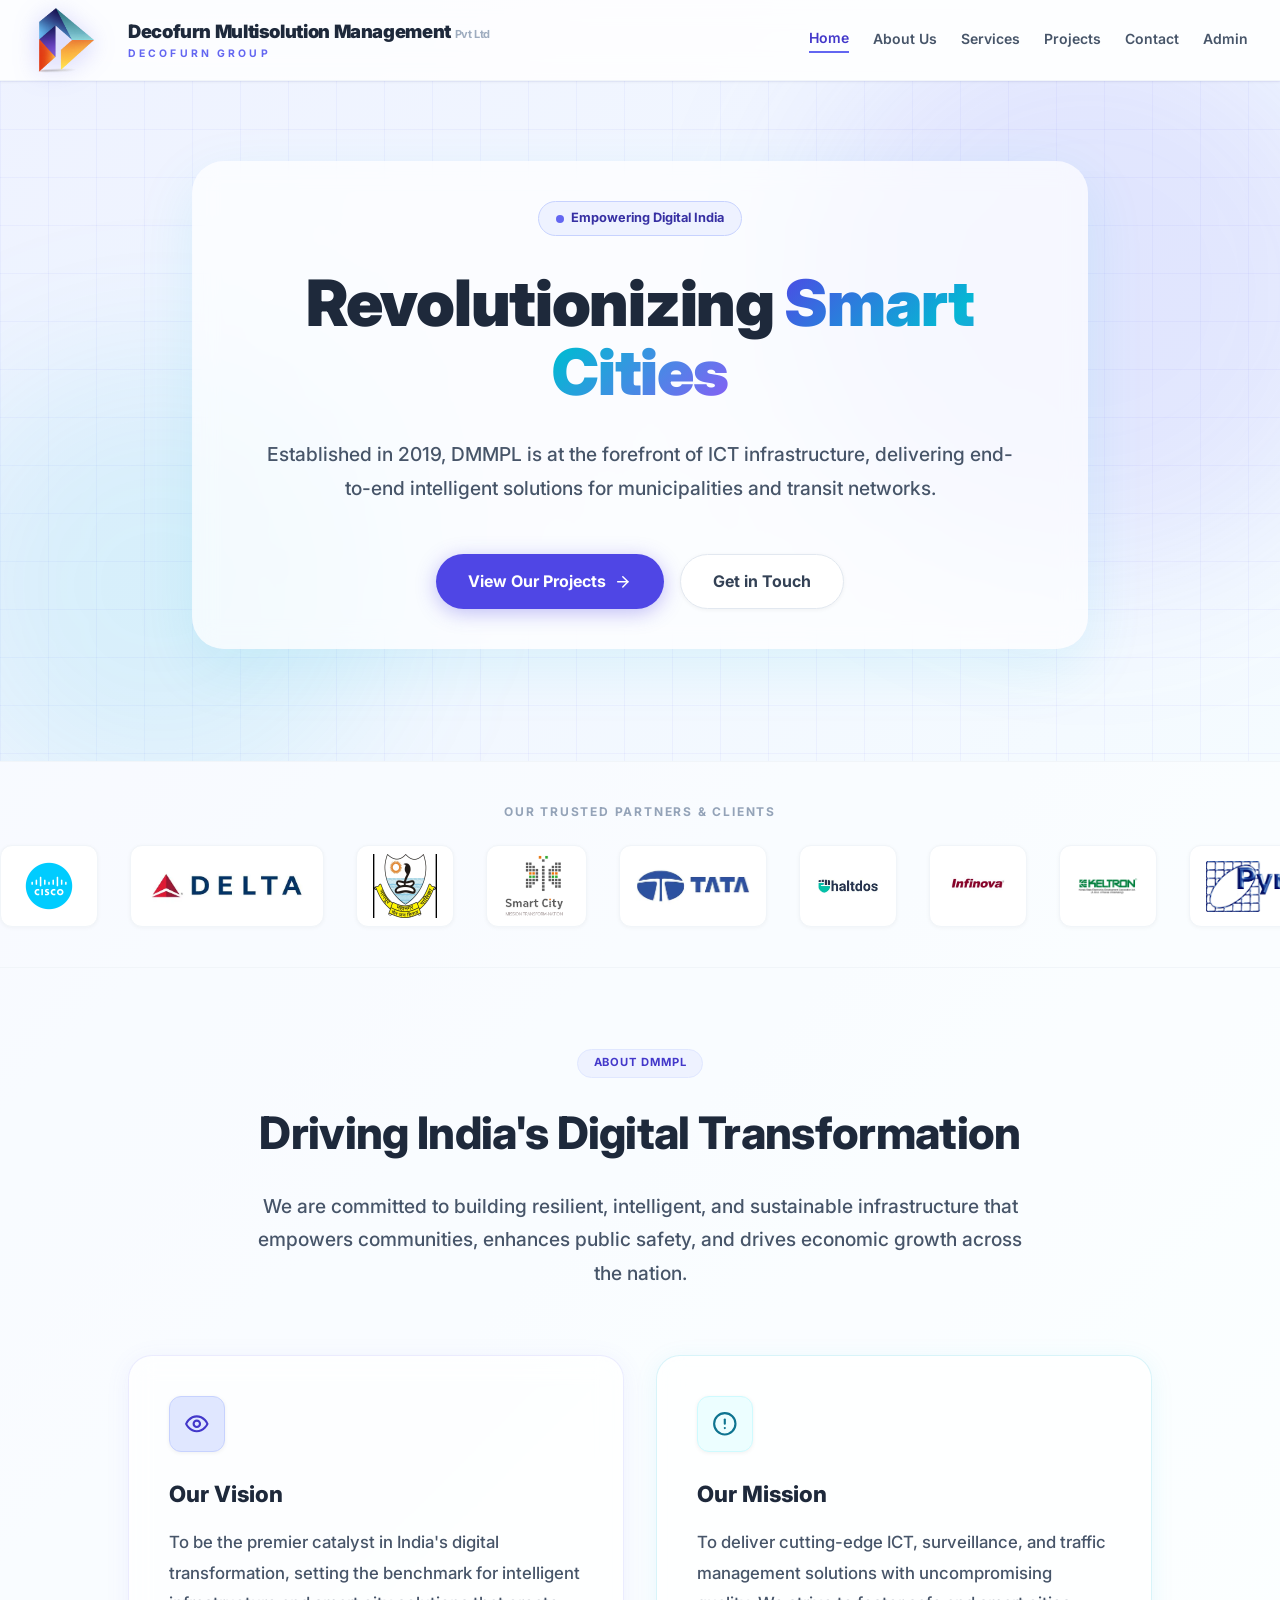
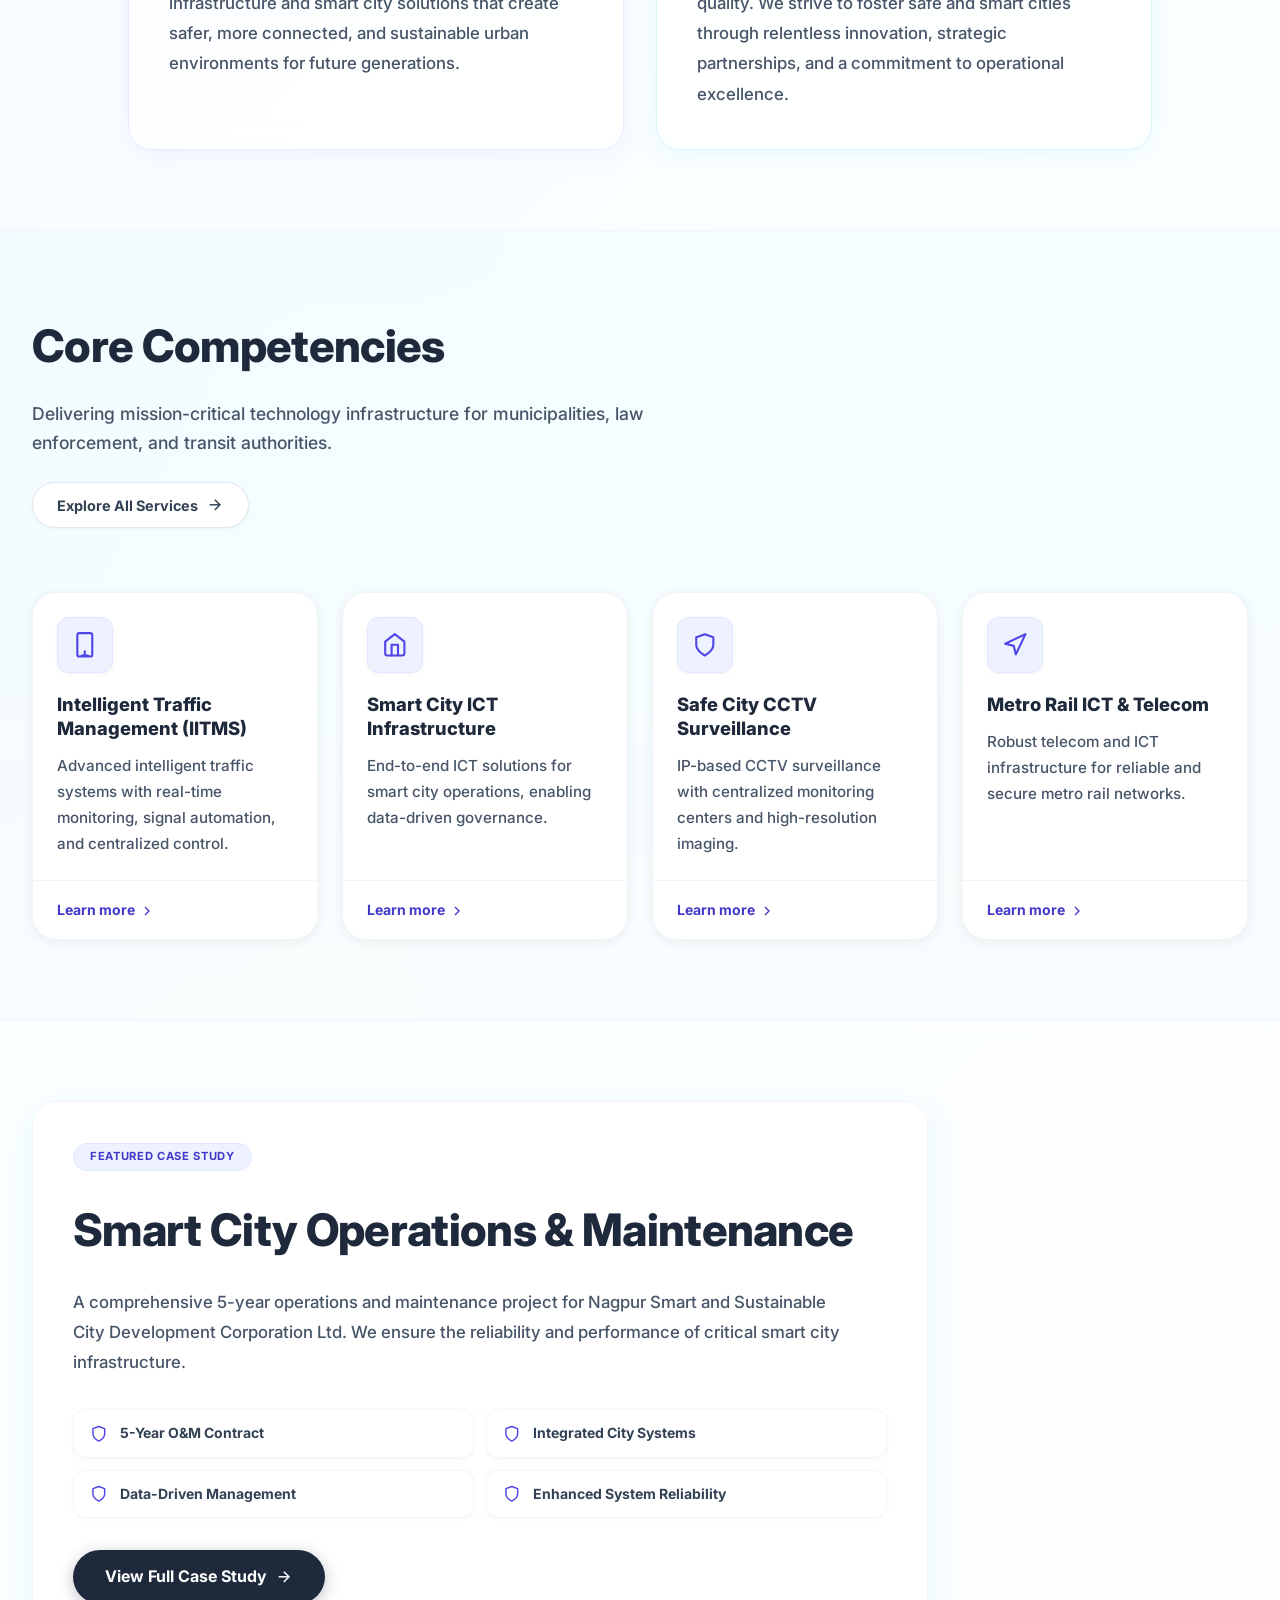
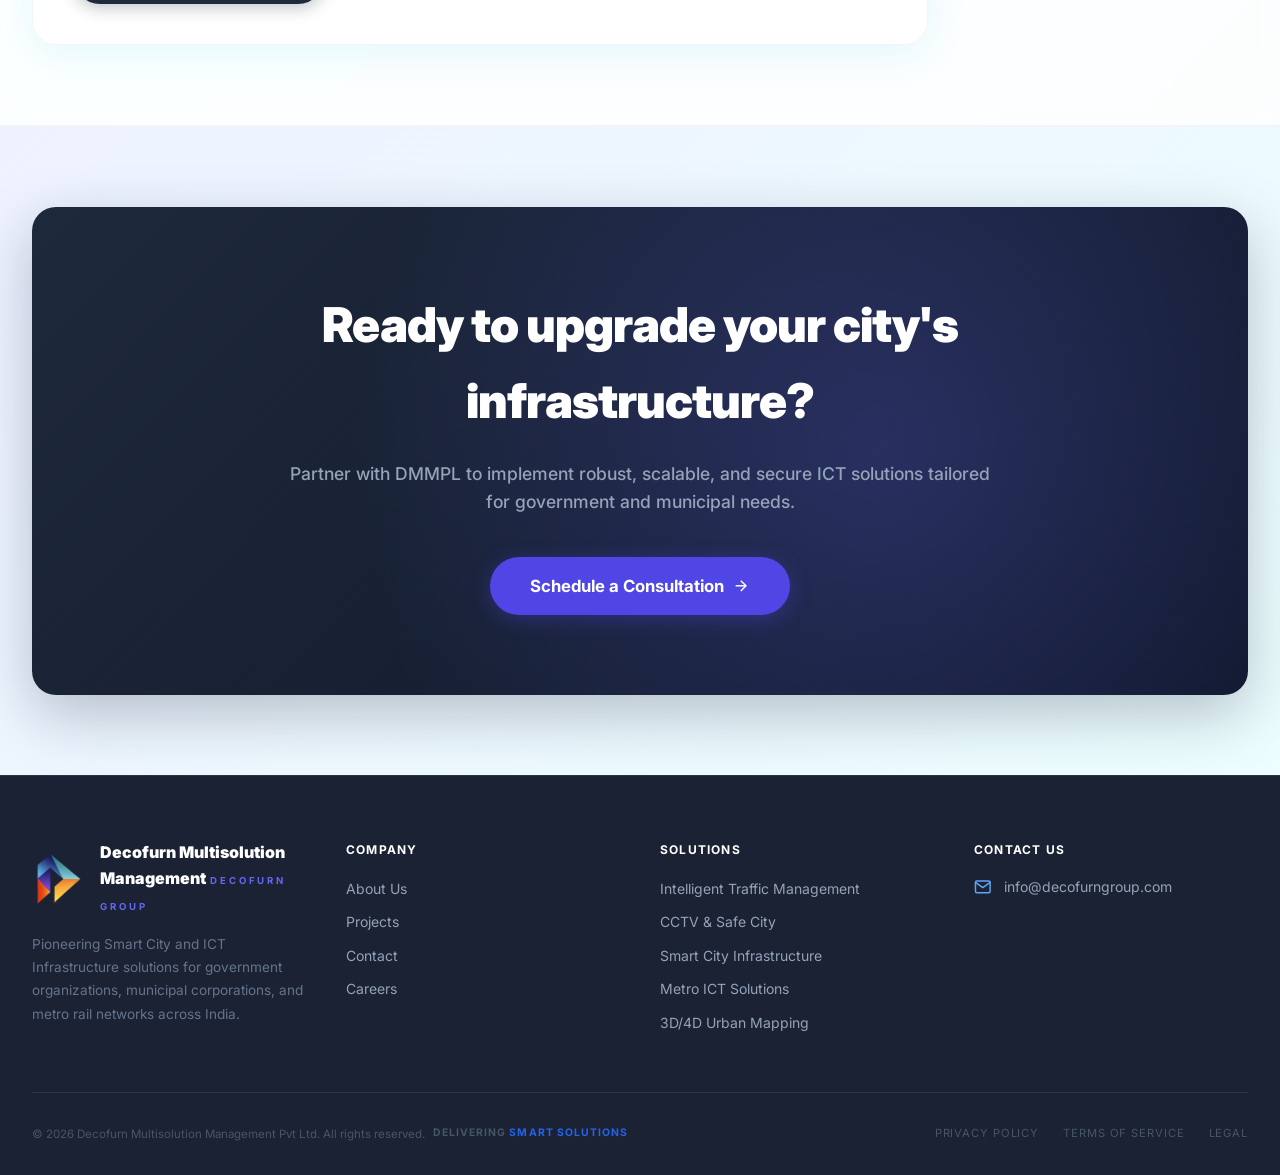
<file: index.html>
<!DOCTYPE html>
<html lang="en">
<head>
  <meta charset="UTF-8" />
  <meta name="viewport" content="width=device-width, initial-scale=1.0" />
  <title>DMMPL – Revolutionizing Smart Cities | Decofurn Multisolution Management</title>
  <meta name="description" content="DMMPL is at the forefront of ICT infrastructure, delivering intelligent solutions for municipalities and transit networks across India." />
  <link rel="icon" href="favicon.ico" />
  <link rel="stylesheet" href="styles.css" />
</head>
<body class="home-bg">

  <!-- NAVBAR -->
  <nav class="navbar">
    <div class="container">
      <div class="inner">
        <a href="index.html" class="brand-logo">
          <img src="logo.png" alt="DMMPL Logo" />
          <div class="brand-name">
            <span class="main">Decofurn Multisolution Management <span style="font-size:0.6em;font-weight:700;color:#94a3b8;opacity:.9;">Pvt Ltd</span></span>
            <span class="sub">Decofurn Group</span>
          </div>
        </a>
        <div class="nav-links" id="navLinks">
          <a href="index.html" class="active">Home</a>
          <a href="about.html">About Us</a>
          <a href="services.html">Services</a>
          <a href="projects.html">Projects</a>
          <a href="contact.html">Contact</a>
        <a href="https://dmmsl.in/adminpage">Admin</a>
        </div>
        <button class="hamburger" id="hamburger" aria-label="Open menu" aria-expanded="false">
          <svg id="iconMenu" width="24" height="24" fill="none" stroke="currentColor" stroke-width="2" stroke-linecap="round" stroke-linejoin="round" viewBox="0 0 24 24"><line x1="3" y1="6" x2="21" y2="6"/><line x1="3" y1="12" x2="21" y2="12"/><line x1="3" y1="18" x2="21" y2="18"/></svg>
          <svg id="iconClose" width="24" height="24" fill="none" stroke="currentColor" stroke-width="2" stroke-linecap="round" stroke-linejoin="round" viewBox="0 0 24 24" style="display:none"><line x1="18" y1="6" x2="6" y2="18"/><line x1="6" y1="6" x2="18" y2="18"/></svg>
        </button>
      </div>
    </div>
    <div class="mobile-menu" id="mobileMenu">
      <a href="index.html" class="active">Home</a>
      <a href="about.html">About Us</a>
      <a href="services.html">Services</a>
      <a href="projects.html">Projects</a>
      <a href="contact.html">Contact</a>
    </div>
  </nav>

  <!-- HERO -->
  <section style="position:relative;padding:5rem 0 7rem;overflow:hidden;">
    <div class="tech-bg">
      <div class="blob blob-1"></div>
      <div class="blob blob-2"></div>
    </div>
    <div class="container" style="position:relative;z-index:1;">
      <div style="display:flex;justify-content:center;">
        <div class="glass-light fade-in" style="max-width:56rem;width:100%;padding:2.5rem 2rem;border-radius:2rem;box-shadow:0 20px 60px rgba(6,182,212,0.1);display:flex;flex-direction:column;align-items:center;text-align:center;">
          <div class="badge" style="margin-bottom:2rem;">
            <span class="dot"></span>Empowering Digital India
          </div>
          <h1 class="h1" style="color:#1e293b;margin-bottom:2rem;">
            Revolutionizing&nbsp;<span class="gradient-text">Smart Cities</span>
          </h1>
          <p class="lead" style="max-width:48rem;margin-bottom:3rem;">
            Established in 2019, DMMPL is at the forefront of ICT infrastructure, delivering end-to-end intelligent solutions for municipalities and transit networks.
          </p>
          <div style="display:flex;flex-wrap:wrap;gap:1rem;justify-content:center;">
            <a href="projects.html" class="btn btn-primary">
              View Our Projects
              <svg width="20" height="20" fill="none" stroke="currentColor" stroke-width="2" stroke-linecap="round" stroke-linejoin="round" viewBox="0 0 24 24"><line x1="5" y1="12" x2="19" y2="12"/><polyline points="12 5 19 12 12 19"/></svg>
            </a>
            <a href="contact.html" class="btn btn-outline">Get in Touch</a>
          </div>
        </div>
      </div>
    </div>
  </section>

  <!-- LOGO SLIDER -->
  <section class="logo-slider-wrap">
    <p class="logo-slider-label">Our Trusted Partners &amp; Clients</p>
    <div class="logo-slider-track" id="logoTrack">
      <div class="logo-item"><img src="clients/cisco.png" alt="Cisco" onerror="this.src='https://placehold.jp/16/b45309/ffffff/140x44.png?text=Cisco'" /></div>
      <div class="logo-item"><img src="clients/delta.png" alt="Delta" onerror="this.src='https://placehold.jp/16/b45309/ffffff/140x44.png?text=Delta'" /></div>
      <div class="logo-item"><img src="clients/nmc.jpg" alt="NMC" onerror="this.src='https://placehold.jp/16/b45309/ffffff/140x44.png?text=NMC'" /></div>
      <div class="logo-item"><img src="clients/smartcity.png" alt="Smart City" onerror="this.src='https://placehold.jp/16/b45309/ffffff/140x44.png?text=Smart+City'" /></div>
      <div class="logo-item"><img src="clients/tata.png" alt="Tata" onerror="this.src='https://placehold.jp/16/b45309/ffffff/140x44.png?text=Tata'" /></div>
      <div class="logo-item"><img src="clients/haltdos2.png" alt="HaltDos" onerror="this.src='https://placehold.jp/16/b45309/ffffff/140x44.png?text=HaltDos'" /></div>
      <div class="logo-item"><img src="clients/infinova.png.jpeg" alt="Infinova" onerror="this.src='https://placehold.jp/16/b45309/ffffff/140x44.png?text=Infinova'" /></div>
      <div class="logo-item"><img src="clients/keltron1.png" alt="Keltron" onerror="this.src='https://placehold.jp/16/b45309/ffffff/140x44.png?text=Keltron'" /></div>
      <div class="logo-item"><img src="clients/pyrotech.png" alt="Pyrotech" onerror="this.src='https://placehold.jp/16/b45309/ffffff/140x44.png?text=Pyrotech'" /></div>
      <!-- duplicate for seamless scroll -->
      <div class="logo-item"><img src="clients/cisco.png" alt="Cisco" onerror="this.src='https://placehold.jp/16/b45309/ffffff/140x44.png?text=Cisco'" /></div>
      <div class="logo-item"><img src="clients/delta.png" alt="Delta" onerror="this.src='https://placehold.jp/16/b45309/ffffff/140x44.png?text=Delta'" /></div>
      <div class="logo-item"><img src="clients/nmc.jpg" alt="NMC" onerror="this.src='https://placehold.jp/16/b45309/ffffff/140x44.png?text=NMC'" /></div>
      <div class="logo-item"><img src="clients/smartcity.png" alt="Smart City" onerror="this.src='https://placehold.jp/16/b45309/ffffff/140x44.png?text=Smart+City'" /></div>
      <div class="logo-item"><img src="clients/tata.png" alt="Tata" onerror="this.src='https://placehold.jp/16/b45309/ffffff/140x44.png?text=Tata'" /></div>
      <div class="logo-item"><img src="clients/haltdos2.png" alt="HaltDos" onerror="this.src='https://placehold.jp/16/b45309/ffffff/140x44.png?text=HaltDos'" /></div>
      <div class="logo-item"><img src="clients/infinova.png.jpeg" alt="Infinova" onerror="this.src='https://placehold.jp/16/b45309/ffffff/140x44.png?text=Infinova'" /></div>
      <div class="logo-item"><img src="clients/keltron1.png" alt="Keltron" onerror="this.src='https://placehold.jp/16/b45309/ffffff/140x44.png?text=Keltron'" /></div>
      <div class="logo-item"><img src="clients/pyrotech.png" alt="Pyrotech" onerror="this.src='https://placehold.jp/16/b45309/ffffff/140x44.png?text=Pyrotech'" /></div>
    </div>
  </section>

  <!-- VISION & MISSION -->
  <section class="section" style="background:rgba(255,255,255,0.5);">
    <div class="container">
      <div style="max-width:48rem;margin:0 auto;text-align:center;margin-bottom:4rem;">
        <span class="section-tag">About DMMPL</span>
        <h2 class="h2" style="color:#1e293b;margin-bottom:1.25rem;">Driving India's Digital Transformation</h2>
        <p class="lead">We are committed to building resilient, intelligent, and sustainable infrastructure that empowers communities, enhances public safety, and drives economic growth across the nation.</p>
      </div>
      <div class="grid-2" style="max-width:64rem;margin:0 auto;">
        <div class="vm-card fade-in">
          <div class="vm-icon indigo">
            <svg fill="none" stroke="currentColor" stroke-width="2" stroke-linecap="round" stroke-linejoin="round" viewBox="0 0 24 24"><path d="M2 12s3-7 10-7 10 7 10 7-3 7-10 7-10-7-10-7z"/><circle cx="12" cy="12" r="3"/></svg>
          </div>
          <h3 style="font-size:1.4rem;font-weight:800;color:#1e293b;margin-bottom:1rem;">Our Vision</h3>
          <p style="color:#475569;line-height:1.8;font-size:1.05rem;font-weight:500;">To be the premier catalyst in India's digital transformation, setting the benchmark for intelligent infrastructure and smart city solutions that create safer, more connected, and sustainable urban environments for future generations.</p>
        </div>
        <div class="vm-card fade-in" style="border-color:rgba(6,182,212,0.15);box-shadow:0 4px 24px rgba(6,182,212,0.08);">
          <div class="vm-icon cyan">
            <svg fill="none" stroke="currentColor" stroke-width="2" stroke-linecap="round" stroke-linejoin="round" viewBox="0 0 24 24"><circle cx="12" cy="12" r="10"/><line x1="12" y1="8" x2="12" y2="12"/><line x1="12" y1="16" x2="12.01" y2="16"/></svg>
          </div>
          <h3 style="font-size:1.4rem;font-weight:800;color:#1e293b;margin-bottom:1rem;">Our Mission</h3>
          <p style="color:#475569;line-height:1.8;font-size:1.05rem;font-weight:500;">To deliver cutting-edge ICT, surveillance, and traffic management solutions with uncompromising quality. We strive to foster safe and smart cities through relentless innovation, strategic partnerships, and a commitment to operational excellence.</p>
        </div>
      </div>
    </div>
  </section>

  <!-- SERVICES OVERVIEW -->
  <section class="section" style="background:linear-gradient(to bottom,rgba(236,254,255,0.3),rgba(248,250,252,0.5));border-top:1px solid #f1f5f9;">
    <div class="container">
      <div style="display:flex;flex-direction:column;gap:1.5rem;margin-bottom:4rem;">
        <div style="max-width:40rem;">
          <h2 class="h2" style="color:#1e293b;margin-bottom:1rem;">Core Competencies</h2>
          <p style="color:#475569;font-size:1.1rem;font-weight:500;line-height:1.7;">Delivering mission-critical technology infrastructure for municipalities, law enforcement, and transit authorities.</p>
        </div>
        <div>
          <a href="services.html" class="btn btn-outline" style="font-size:0.9rem;padding:0.65rem 1.5rem;">
            Explore All Services
            <svg width="16" height="16" fill="none" stroke="currentColor" stroke-width="2" viewBox="0 0 24 24"><line x1="5" y1="12" x2="19" y2="12"/><polyline points="12 5 19 12 12 19"/></svg>
          </a>
        </div>
      </div>
      <div class="grid-4">
        <!-- Card 1 -->
        <div class="card fade-in">
          <div class="card-header">
            <div class="card-icon">
              <svg fill="none" stroke="currentColor" stroke-width="2" stroke-linecap="round" stroke-linejoin="round" viewBox="0 0 24 24"><rect x="5" y="1" width="14" height="22" rx="2" ry="2"/><polyline points="12 18 12 22"/><line x1="9" y1="22" x2="15" y2="22"/></svg>
            </div>
            <h3>Intelligent Traffic Management (IITMS)</h3>
          </div>
          <div class="card-body"><p>Advanced intelligent traffic systems with real-time monitoring, signal automation, and centralized control.</p></div>
          <div class="card-footer">
            <a href="services.html#traffic" class="card-learn-more">Learn more <svg fill="none" stroke="currentColor" stroke-width="2" viewBox="0 0 24 24"><polyline points="9 18 15 12 9 6"/></svg></a>
          </div>
        </div>
        <!-- Card 2 -->
        <div class="card fade-in">
          <div class="card-header">
            <div class="card-icon">
              <svg fill="none" stroke="currentColor" stroke-width="2" stroke-linecap="round" stroke-linejoin="round" viewBox="0 0 24 24"><path d="M3 9L12 2 21 9V20a2 2 0 0 1-2 2H5a2 2 0 0 1-2-2z"/><polyline points="9 22 9 12 15 12 15 22"/></svg>
            </div>
            <h3>Smart City ICT Infrastructure</h3>
          </div>
          <div class="card-body"><p>End-to-end ICT solutions for smart city operations, enabling data-driven governance.</p></div>
          <div class="card-footer">
            <a href="services.html#smart-city" class="card-learn-more">Learn more <svg fill="none" stroke="currentColor" stroke-width="2" viewBox="0 0 24 24"><polyline points="9 18 15 12 9 6"/></svg></a>
          </div>
        </div>
        <!-- Card 3 -->
        <div class="card fade-in">
          <div class="card-header">
            <div class="card-icon">
              <svg fill="none" stroke="currentColor" stroke-width="2" stroke-linecap="round" stroke-linejoin="round" viewBox="0 0 24 24"><path d="M12 22s8-4 8-10V5l-8-3-8 3v7c0 6 8 10 8 10z"/></svg>
            </div>
            <h3>Safe City CCTV Surveillance</h3>
          </div>
          <div class="card-body"><p>IP-based CCTV surveillance with centralized monitoring centers and high-resolution imaging.</p></div>
          <div class="card-footer">
            <a href="services.html#cctv" class="card-learn-more">Learn more <svg fill="none" stroke="currentColor" stroke-width="2" viewBox="0 0 24 24"><polyline points="9 18 15 12 9 6"/></svg></a>
          </div>
        </div>
        <!-- Card 4 -->
        <div class="card fade-in">
          <div class="card-header">
            <div class="card-icon">
              <svg fill="none" stroke="currentColor" stroke-width="2" stroke-linecap="round" stroke-linejoin="round" viewBox="0 0 24 24"><polygon points="3 11 22 2 13 21 11 13 3 11"/></svg>
            </div>
            <h3>Metro Rail ICT &amp; Telecom</h3>
          </div>
          <div class="card-body"><p>Robust telecom and ICT infrastructure for reliable and secure metro rail networks.</p></div>
          <div class="card-footer">
            <a href="services.html#metro" class="card-learn-more">Learn more <svg fill="none" stroke="currentColor" stroke-width="2" viewBox="0 0 24 24"><polyline points="9 18 15 12 9 6"/></svg></a>
          </div>
        </div>
      </div>
    </div>
  </section>

  <!-- FEATURED PROJECT -->
  <section class="section" style="border-top:1px solid #f1f5f9;border-bottom:1px solid #f1f5f9;background:rgba(255,255,255,0.6);backdrop-filter:blur(8px);">
    <div class="container">
      <div class="featured-project fade-in-left">
        <span class="badge-sm" style="margin-bottom:1.5rem;">Featured Case Study</span>
        <h2 class="h2" style="color:#1e293b;margin-bottom:1.25rem;">Smart City Operations &amp; Maintenance</h2>
        <p style="color:#475569;font-size:1.05rem;line-height:1.8;margin-bottom:2rem;max-width:48rem;font-weight:500;">A comprehensive 5-year operations and maintenance project for Nagpur Smart and Sustainable City Development Corporation Ltd. We ensure the reliability and performance of critical smart city infrastructure.</p>
        <ul class="highlight-list">
          <li class="highlight-item">
            <svg fill="none" stroke="currentColor" stroke-width="2" stroke-linecap="round" stroke-linejoin="round" viewBox="0 0 24 24"><path d="M12 22s8-4 8-10V5l-8-3-8 3v7c0 6 8 10 8 10z"/></svg>
            <span>5-Year O&amp;M Contract</span>
          </li>
          <li class="highlight-item">
            <svg fill="none" stroke="currentColor" stroke-width="2" stroke-linecap="round" stroke-linejoin="round" viewBox="0 0 24 24"><path d="M12 22s8-4 8-10V5l-8-3-8 3v7c0 6 8 10 8 10z"/></svg>
            <span>Integrated City Systems</span>
          </li>
          <li class="highlight-item">
            <svg fill="none" stroke="currentColor" stroke-width="2" stroke-linecap="round" stroke-linejoin="round" viewBox="0 0 24 24"><path d="M12 22s8-4 8-10V5l-8-3-8 3v7c0 6 8 10 8 10z"/></svg>
            <span>Data-Driven Management</span>
          </li>
          <li class="highlight-item">
            <svg fill="none" stroke="currentColor" stroke-width="2" stroke-linecap="round" stroke-linejoin="round" viewBox="0 0 24 24"><path d="M12 22s8-4 8-10V5l-8-3-8 3v7c0 6 8 10 8 10z"/></svg>
            <span>Enhanced System Reliability</span>
          </li>
        </ul>
        <a href="projects.html" class="btn btn-dark">
          View Full Case Study
          <svg width="16" height="16" fill="none" stroke="currentColor" stroke-width="2" viewBox="0 0 24 24"><line x1="5" y1="12" x2="19" y2="12"/><polyline points="12 5 19 12 12 19"/></svg>
        </a>
      </div>
    </div>
  </section>

  <!-- CTA BANNER -->
  <section class="section" style="background:linear-gradient(135deg,#eef2ff,#ecfeff);border-top:1px solid #f1f5f9;">
    <div class="container">
      <div class="cta-banner fade-in">
        <div class="cta-banner-inner">
          <h2>Ready to upgrade your city's infrastructure?</h2>
          <p>Partner with DMMPL to implement robust, scalable, and secure ICT solutions tailored for government and municipal needs.</p>
          <a href="contact.html" class="btn btn-primary" style="font-size:1.05rem;padding:1rem 2.5rem;">
            Schedule a Consultation
            <svg width="20" height="20" fill="none" stroke="currentColor" stroke-width="2" viewBox="0 0 24 24"><line x1="5" y1="12" x2="19" y2="12"/><polyline points="12 5 19 12 12 19"/></svg>
          </a>
        </div>
      </div>
    </div>
  </section>

  <!-- FOOTER -->
  <footer>
    <div class="container">
      <div class="footer-grid">
        <div>
          <div class="footer-brand-logo">
            <img src="logo.png" alt="DMMPL Logo" />
            <div class="footer-brand-name">
              <span class="main">Decofurn Multisolution Management</span>
              <span class="sub">Decofurn Group</span>
            </div>
          </div>
          <p class="desc">Pioneering Smart City and ICT Infrastructure solutions for government organizations, municipal corporations, and metro rail networks across India.</p>
        </div>
        <div>
          <h4>Company</h4>
          <ul>
            <li><a href="about.html">About Us</a></li>
            <li><a href="projects.html">Projects</a></li>
            <li><a href="contact.html">Contact</a></li>
            <li><a href="#">Careers</a></li>
          </ul>
        </div>
        <div>
          <h4>Solutions</h4>
          <ul>
            <li><a href="services.html#traffic">Intelligent Traffic Management</a></li>
            <li><a href="services.html#cctv">CCTV &amp; Safe City</a></li>
            <li><a href="services.html#smart-city">Smart City Infrastructure</a></li>
            <li><a href="services.html#metro">Metro ICT Solutions</a></li>
            <li><a href="services.html#mapping">3D/4D Urban Mapping</a></li>
          </ul>
        </div>
        <div>
          <h4>Contact Us</h4>
          <ul class="footer-contact">
            <li>
              <svg fill="none" stroke="currentColor" stroke-width="2" stroke-linecap="round" stroke-linejoin="round" viewBox="0 0 24 24"><path d="M4 4h16c1.1 0 2 .9 2 2v12c0 1.1-.9 2-2 2H4c-1.1 0-2-.9-2-2V6c0-1.1.9-2 2-2z"/><polyline points="22 6 12 13 2 6"/></svg>
              <span>info@decofurngroup.com</span>
            </li>
        
          </ul>
        </div>
      </div>
      <div class="footer-bottom">
        <div style="display:flex;flex-wrap:wrap;gap:0.5rem;align-items:center;justify-content:center;">
          <p>&copy; <span id="year"></span> Decofurn Multisolution Management Pvt Ltd. All rights reserved.</p>
          <span style="display:none;" class="sep">|</span>
          <p style="font-weight:700;text-transform:uppercase;letter-spacing:0.1em;font-size:0.65rem;">Delivering <a href="https://www.codenbuild.tech" target="_blank" rel="noopener" style="color:#2563eb;">SMART SOLUTIONS</a></p>
        </div>
        <div class="footer-bottom-links">
          <a href="#">Privacy Policy</a>
          <a href="#">Terms of Service</a>
          <a href="#">Legal</a>
        </div>
      </div>
    </div>
  </footer>

  <!-- Scroll to Top -->
  <button id="scroll-top" aria-label="Scroll to top">
    <svg fill="none" stroke="currentColor" stroke-width="2.5" stroke-linecap="round" stroke-linejoin="round" viewBox="0 0 24 24"><polyline points="18 15 12 9 6 15"/></svg>
  </button>

  <script src="main.js"></script>
</body>
</html>
</file>
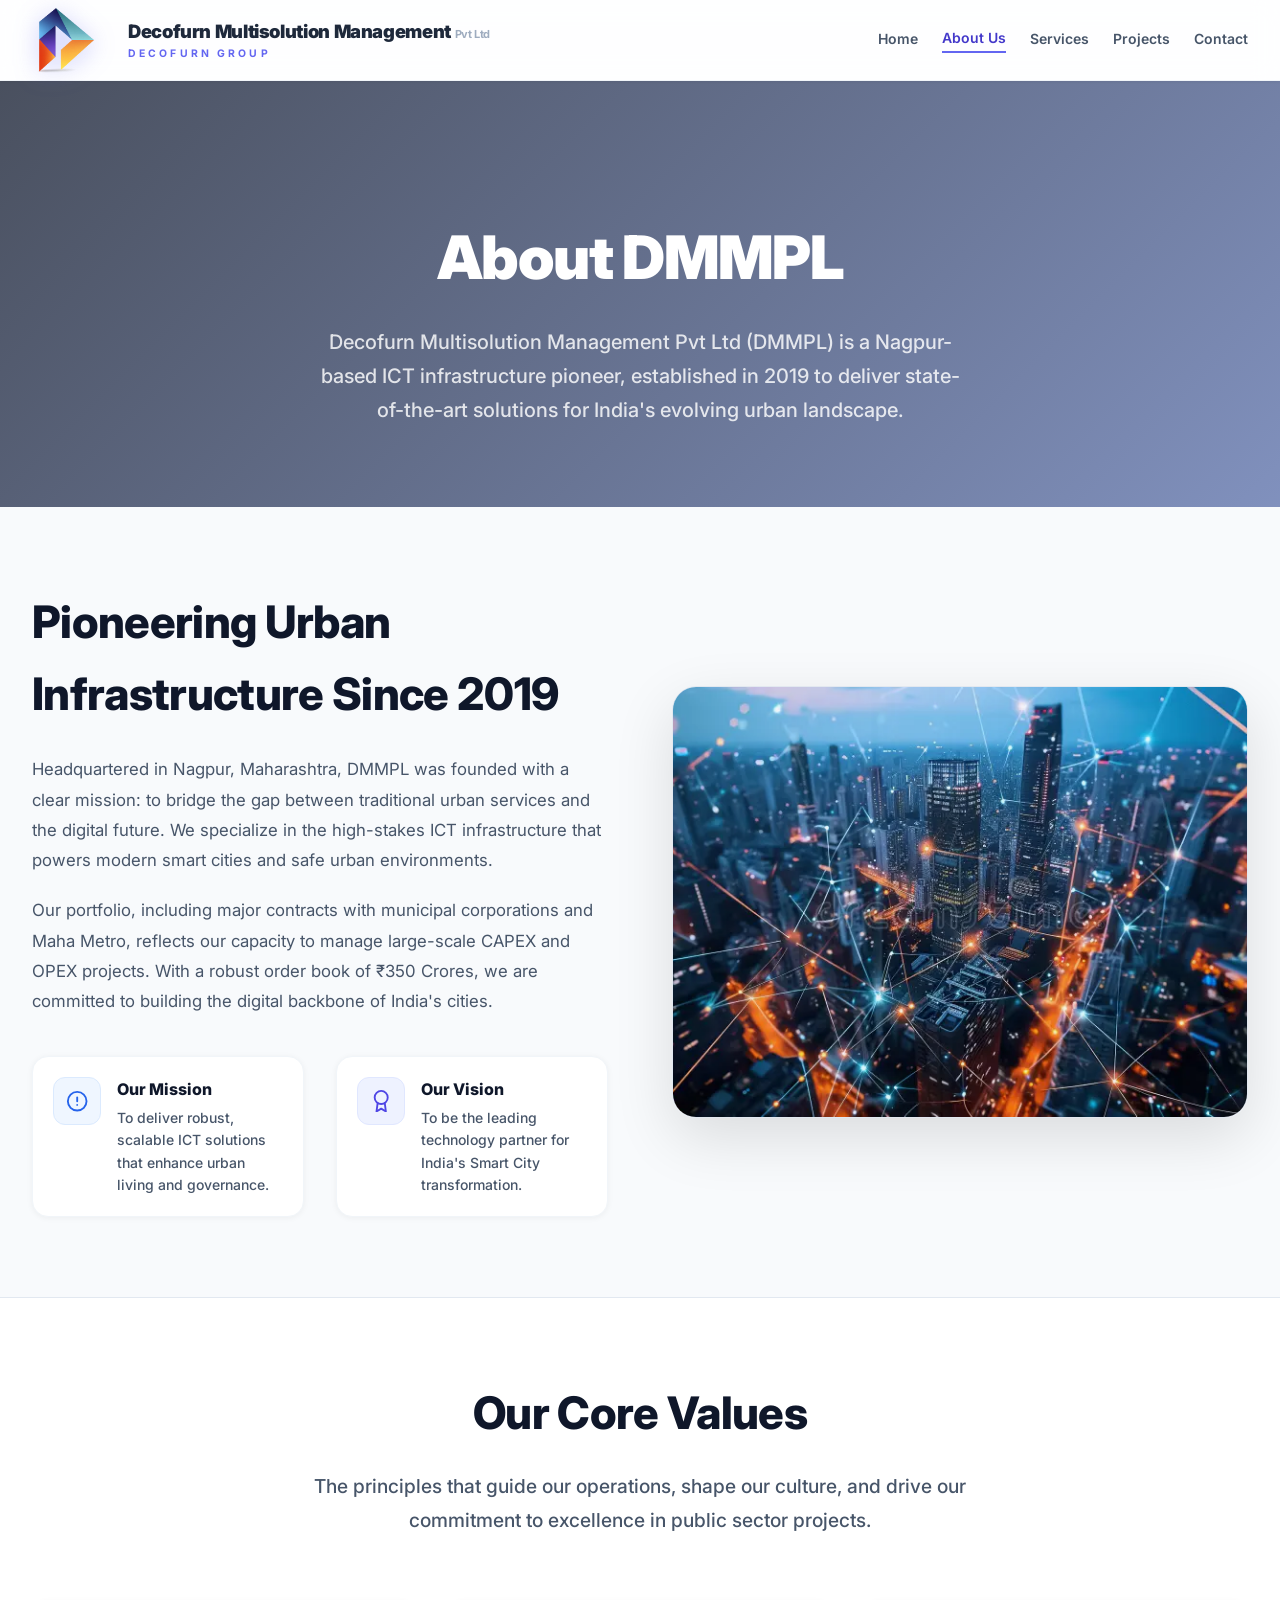
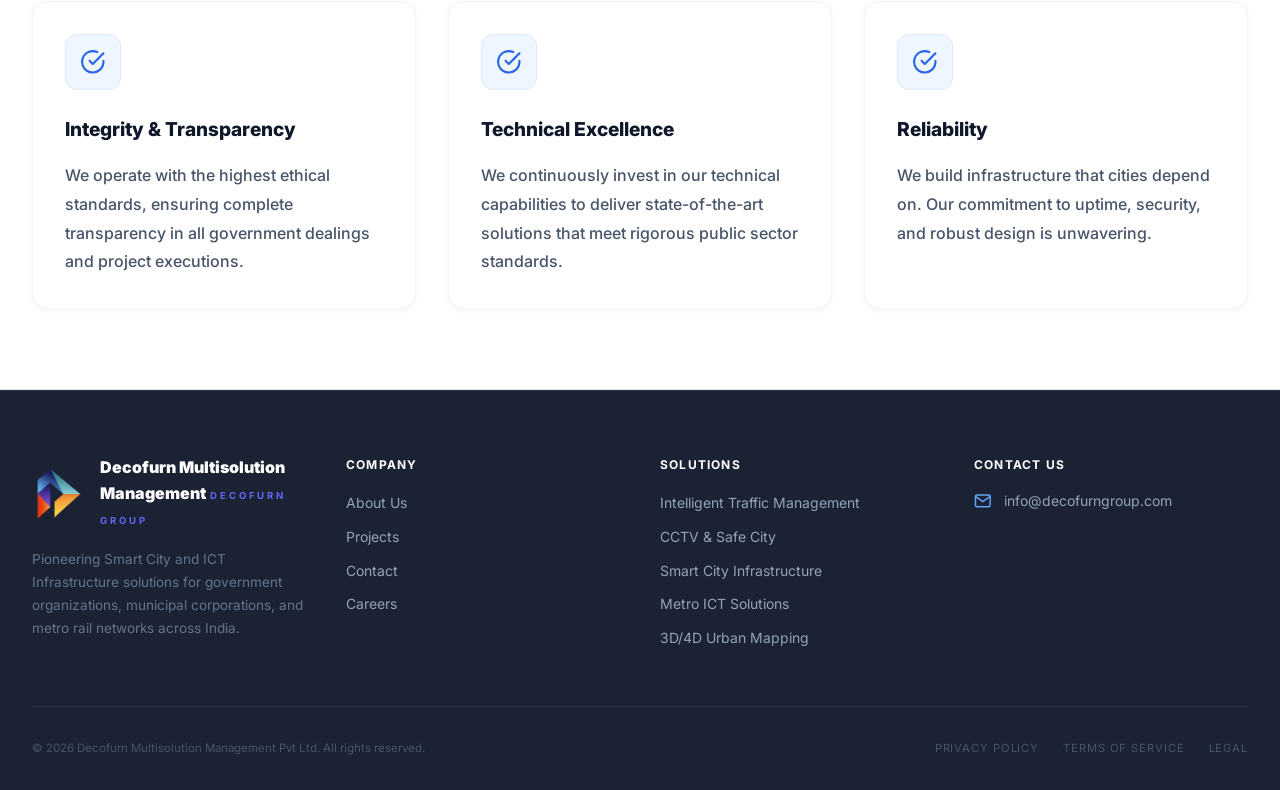
<file: about.html>
<!DOCTYPE html>
<html lang="en">
<head>
  <meta charset="UTF-8" />
  <meta name="viewport" content="width=device-width, initial-scale=1.0" />
  <title>About Us – DMMPL | Decofurn Multisolution Management</title>
  <meta name="description" content="Learn about DMMPL – a Nagpur-based ICT infrastructure pioneer established in 2019, delivering smart city solutions across India." />
  <link rel="icon" href="favicon.ico" />
  <link rel="stylesheet" href="styles.css" />
</head>
<body style="background:#f8fafc;">

  <!-- NAVBAR -->
  <nav class="navbar">
    <div class="container">
      <div class="inner">
        <a href="index.html" class="brand-logo">
          <img src="logo.png" alt="DMMPL Logo" />
          <div class="brand-name">
            <span class="main">Decofurn Multisolution Management <span style="font-size:0.6em;font-weight:700;color:#94a3b8;opacity:.9;">Pvt Ltd</span></span>
            <span class="sub">Decofurn Group</span>
          </div>
        </a>
        <div class="nav-links">
          <a href="index.html">Home</a>
          <a href="about.html" class="active">About Us</a>
          <a href="services.html">Services</a>
          <a href="projects.html">Projects</a>
          <a href="contact.html">Contact</a>
        </div>
        <button class="hamburger" id="hamburger" aria-label="Open menu" aria-expanded="false">
          <svg id="iconMenu" width="24" height="24" fill="none" stroke="currentColor" stroke-width="2" stroke-linecap="round" stroke-linejoin="round" viewBox="0 0 24 24"><line x1="3" y1="6" x2="21" y2="6"/><line x1="3" y1="12" x2="21" y2="12"/><line x1="3" y1="18" x2="21" y2="18"/></svg>
          <svg id="iconClose" width="24" height="24" fill="none" stroke="currentColor" stroke-width="2" stroke-linecap="round" stroke-linejoin="round" viewBox="0 0 24 24" style="display:none"><line x1="18" y1="6" x2="6" y2="18"/><line x1="6" y1="6" x2="18" y2="18"/></svg>
        </button>
      </div>
    </div>
    <div class="mobile-menu" id="mobileMenu">
      <a href="index.html">Home</a>
      <a href="about.html" class="active">About Us</a>
      <a href="services.html">Services</a>
      <a href="projects.html">Projects</a>
      <a href="contact.html">Contact</a>
    </div>
  </nav>

  <!-- PAGE HERO -->
  <div class="page-hero">
    <div class="page-hero-bg" style="background-image:url('https://images.unsplash.com/photo-1480714378408-67cf0d13bc1b?q=80&w=2070&auto=format&fit=crop');"></div>
    <div class="page-hero-overlay"></div>
    <div class="container page-hero-content">
      <h1>About DMMPL</h1>
      <p>Decofurn Multisolution Management Pvt Ltd (DMMPL) is a Nagpur-based ICT infrastructure pioneer, established in 2019 to deliver state-of-the-art solutions for India's evolving urban landscape.</p>
    </div>
  </div>

  <!-- COMPANY OVERVIEW -->
  <section class="section">
    <div class="container">
      <div style="display:grid;gap:4rem;align-items:center;" class="about-content-grid">
        <div class="fade-in-left">
          <h2 class="h2" style="color:#0f172a;margin-bottom:1.5rem;">Pioneering Urban Infrastructure Since 2019</h2>
          <p style="color:#475569;font-size:1.05rem;line-height:1.8;margin-bottom:1.25rem;">Headquartered in Nagpur, Maharashtra, DMMPL was founded with a clear mission: to bridge the gap between traditional urban services and the digital future. We specialize in the high-stakes ICT infrastructure that powers modern smart cities and safe urban environments.</p>
          <p style="color:#475569;font-size:1.05rem;line-height:1.8;margin-bottom:2.5rem;">Our portfolio, including major contracts with municipal corporations and Maha Metro, reflects our capacity to manage large-scale CAPEX and OPEX projects. With a robust order book of ₹350 Crores, we are committed to building the digital backbone of India's cities.</p>
          <div class="grid-2">
            <div class="about-stat-card">
              <div class="about-stat-icon blue">
                <svg fill="none" stroke="currentColor" stroke-width="2" stroke-linecap="round" stroke-linejoin="round" viewBox="0 0 24 24"><circle cx="12" cy="12" r="10"/><line x1="12" y1="8" x2="12" y2="12"/><line x1="12" y1="16" x2="12.01" y2="16"/></svg>
              </div>
              <div>
                <h4 style="font-weight:800;color:#0f172a;margin-bottom:0.25rem;">Our Mission</h4>
                <p style="font-size:0.875rem;color:#475569;line-height:1.6;font-weight:500;">To deliver robust, scalable ICT solutions that enhance urban living and governance.</p>
              </div>
            </div>
            <div class="about-stat-card">
              <div class="about-stat-icon indigo">
                <svg fill="none" stroke="currentColor" stroke-width="2" stroke-linecap="round" stroke-linejoin="round" viewBox="0 0 24 24"><circle cx="12" cy="8" r="7"/><polyline points="8.21 13.89 7 23 12 20 17 23 15.79 13.88"/></svg>
              </div>
              <div>
                <h4 style="font-weight:800;color:#0f172a;margin-bottom:0.25rem;">Our Vision</h4>
                <p style="font-size:0.875rem;color:#475569;line-height:1.6;font-weight:500;">To be the leading technology partner for India's Smart City transformation.</p>
              </div>
            </div>
          </div>
        </div>
        <div class="fade-in-right">
          <div style="border-radius:1.5rem;overflow:hidden;border:1px solid #e2e8f0;box-shadow:0 20px 60px rgba(0,0,0,0.12);aspect-ratio:4/3;position:relative;" class="about-img-wrap group">
            <img src="clients\SC Infra.png" alt="Corporate Office" style="width:100%;height:100%;object-fit:cover;transition:transform .7s;" loading="lazy" />
            <div style="position:absolute;inset:0;background:rgba(30,58,138,0.05);mix-blend-mode:multiply;"></div>
          </div>
        </div>
      </div>
    </div>
  </section>

  <!-- CORE VALUES -->
  <section class="section" style="background:#fff;border-top:1px solid #e2e8f0;border-bottom:1px solid #e2e8f0;">
    <div class="container">
      <div style="text-align:center;max-width:48rem;margin:0 auto 4rem;">
        <h2 class="h2" style="color:#0f172a;margin-bottom:1.25rem;">Our Core Values</h2>
        <p class="lead">The principles that guide our operations, shape our culture, and drive our commitment to excellence in public sector projects.</p>
      </div>
      <div class="grid-3">
        <div class="core-value-card fade-in">
          <div class="cv-icon">
            <svg fill="none" stroke="currentColor" stroke-width="2" stroke-linecap="round" stroke-linejoin="round" viewBox="0 0 24 24"><path d="M22 11.08V12a10 10 0 1 1-5.93-9.14"/><polyline points="22 4 12 14.01 9 11.01"/></svg>
          </div>
          <h3 style="font-size:1.2rem;font-weight:800;color:#0f172a;margin-bottom:1rem;">Integrity &amp; Transparency</h3>
          <p style="color:#475569;line-height:1.8;font-weight:500;">We operate with the highest ethical standards, ensuring complete transparency in all government dealings and project executions.</p>
        </div>
        <div class="core-value-card fade-in">
          <div class="cv-icon">
            <svg fill="none" stroke="currentColor" stroke-width="2" stroke-linecap="round" stroke-linejoin="round" viewBox="0 0 24 24"><path d="M22 11.08V12a10 10 0 1 1-5.93-9.14"/><polyline points="22 4 12 14.01 9 11.01"/></svg>
          </div>
          <h3 style="font-size:1.2rem;font-weight:800;color:#0f172a;margin-bottom:1rem;">Technical Excellence</h3>
          <p style="color:#475569;line-height:1.8;font-weight:500;">We continuously invest in our technical capabilities to deliver state-of-the-art solutions that meet rigorous public sector standards.</p>
        </div>
        <div class="core-value-card fade-in">
          <div class="cv-icon">
            <svg fill="none" stroke="currentColor" stroke-width="2" stroke-linecap="round" stroke-linejoin="round" viewBox="0 0 24 24"><path d="M22 11.08V12a10 10 0 1 1-5.93-9.14"/><polyline points="22 4 12 14.01 9 11.01"/></svg>
          </div>
          <h3 style="font-size:1.2rem;font-weight:800;color:#0f172a;margin-bottom:1rem;">Reliability</h3>
          <p style="color:#475569;line-height:1.8;font-weight:500;">We build infrastructure that cities depend on. Our commitment to uptime, security, and robust design is unwavering.</p>
        </div>
      </div>
    </div>
  </section>

  <!-- FOOTER -->
  <footer>
    <div class="container">
      <div class="footer-grid">
        <div>
          <div class="footer-brand-logo">
            <img src="logo.png" alt="DMMPL Logo" />
            <div class="footer-brand-name">
              <span class="main">Decofurn Multisolution Management</span>
              <span class="sub">Decofurn Group</span>
            </div>
          </div>
          <p class="desc">Pioneering Smart City and ICT Infrastructure solutions for government organizations, municipal corporations, and metro rail networks across India.</p>
        </div>
        <div>
          <h4>Company</h4>
          <ul>
            <li><a href="about.html">About Us</a></li>
            <li><a href="projects.html">Projects</a></li>
            <li><a href="contact.html">Contact</a></li>
            <li><a href="#">Careers</a></li>
          </ul>
        </div>
        <div>
          <h4>Solutions</h4>
          <ul>
            <li><a href="services.html#traffic">Intelligent Traffic Management</a></li>
            <li><a href="services.html#cctv">CCTV &amp; Safe City</a></li>
            <li><a href="services.html#smart-city">Smart City Infrastructure</a></li>
            <li><a href="services.html#metro">Metro ICT Solutions</a></li>
            <li><a href="services.html#mapping">3D/4D Urban Mapping</a></li>
          </ul>
        </div>
        <div>
          <h4>Contact Us</h4>
          <ul class="footer-contact">
            <li>
              <svg fill="none" stroke="currentColor" stroke-width="2" stroke-linecap="round" stroke-linejoin="round" viewBox="0 0 24 24"><path d="M4 4h16c1.1 0 2 .9 2 2v12c0 1.1-.9 2-2 2H4c-1.1 0-2-.9-2-2V6c0-1.1.9-2 2-2z"/><polyline points="22 6 12 13 2 6"/></svg>
              <span>info@decofurngroup.com</span>
            </li>
           
          </ul>
        </div>
      </div>
      <div class="footer-bottom">
        <p>&copy; <span class="year"></span> Decofurn Multisolution Management Pvt Ltd. All rights reserved.</p>
        <div class="footer-bottom-links">
          <a href="#">Privacy Policy</a>
          <a href="#">Terms of Service</a>
          <a href="#">Legal</a>
        </div>
      </div>
    </div>
  </footer>

  <button id="scroll-top" aria-label="Scroll to top">
    <svg fill="none" stroke="currentColor" stroke-width="2.5" stroke-linecap="round" stroke-linejoin="round" viewBox="0 0 24 24"><polyline points="18 15 12 9 6 15"/></svg>
  </button>

  <style>
    @media (min-width: 1024px) {
      .about-content-grid { grid-template-columns: 1fr 1fr; }
    }
  </style>
  <script src="main.js"></script>
</body>
</html>
</file>
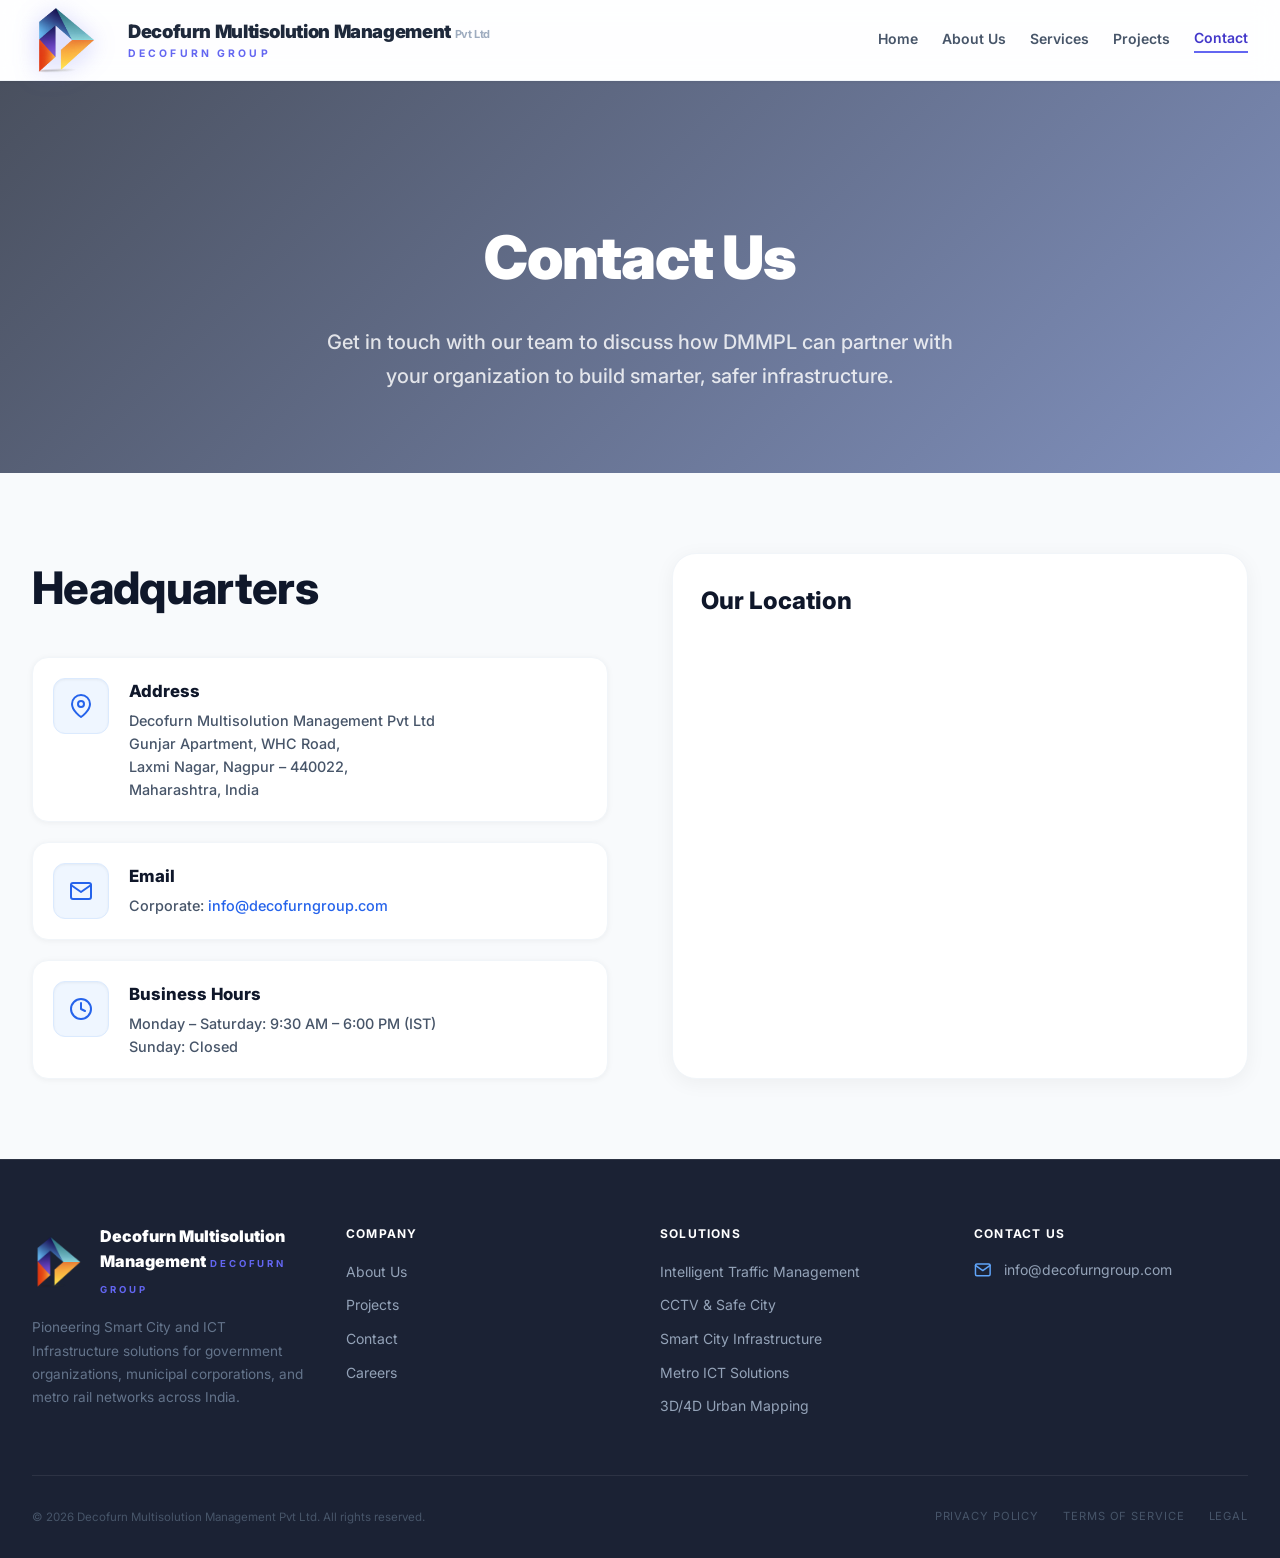
<file: contact.html>
<!DOCTYPE html>
<html lang="en">

<head>
  <meta charset="UTF-8" />
  <meta name="viewport" content="width=device-width, initial-scale=1.0" />
  <title>Contact Us – DMMPL | Get in Touch</title>
  <meta name="description"
    content="Get in touch with DMMPL to discuss how we can partner to build smarter, safer infrastructure for your city." />
  <link rel="icon" href="favicon.ico" />
  <link rel="stylesheet" href="styles.css" />
</head>

<body style="background:#f8fafc;">

  <!-- NAVBAR -->
  <nav class="navbar">
    <div class="container">
      <div class="inner">
        <a href="index.html" class="brand-logo">
          <img src="logo.png" alt="DMMPL Logo" />
          <div class="brand-name">
            <span class="main">Decofurn Multisolution Management <span
                style="font-size:0.6em;font-weight:700;color:#94a3b8;opacity:.9;">Pvt Ltd</span></span>
            <span class="sub">Decofurn Group</span>
          </div>
        </a>
        <div class="nav-links">
          <a href="index.html">Home</a>
          <a href="about.html">About Us</a>
          <a href="services.html">Services</a>
          <a href="projects.html">Projects</a>
          <a href="contact.html" class="active">Contact</a>
        </div>
        <button class="hamburger" id="hamburger" aria-label="Open menu" aria-expanded="false">
          <svg id="iconMenu" width="24" height="24" fill="none" stroke="currentColor" stroke-width="2"
            stroke-linecap="round" stroke-linejoin="round" viewBox="0 0 24 24">
            <line x1="3" y1="6" x2="21" y2="6" />
            <line x1="3" y1="12" x2="21" y2="12" />
            <line x1="3" y1="18" x2="21" y2="18" />
          </svg>
          <svg id="iconClose" width="24" height="24" fill="none" stroke="currentColor" stroke-width="2"
            stroke-linecap="round" stroke-linejoin="round" viewBox="0 0 24 24" style="display:none">
            <line x1="18" y1="6" x2="6" y2="18" />
            <line x1="6" y1="6" x2="18" y2="18" />
          </svg>
        </button>
      </div>
    </div>
    <div class="mobile-menu" id="mobileMenu">
      <a href="index.html">Home</a>
      <a href="about.html">About Us</a>
      <a href="services.html">Services</a>
      <a href="projects.html">Projects</a>
      <a href="contact.html" class="active">Contact</a>
    </div>
  </nav>

  <!-- PAGE HERO -->
  <div class="page-hero">
    <div class="page-hero-bg"
      style="background-image:url('https://images.unsplash.com/photo-1480714378408-67cf0d13bc1b?q=80&w=2070&auto=format&fit=crop');">
    </div>
    <div class="page-hero-overlay"></div>
    <div class="container page-hero-content">
      <h1>Contact Us</h1>
      <p>Get in touch with our team to discuss how DMMPL can partner with your organization to build smarter, safer
        infrastructure.</p>
    </div>
  </div>

  <!-- CONTACT SECTION -->
  <section class="section">
    <div class="container">
      <div style="display:grid;gap:4rem;" class="contact-grid">

        <!-- Left: Info -->
        <div class="fade-in-left">
          <h2 class="h2" style="color:#0f172a;margin-bottom:2rem;">Headquarters</h2>
          <div style="display:flex;flex-direction:column;gap:1.25rem;">

            <div class="contact-info-row">
              <div class="contact-icon">
                <svg fill="none" stroke="currentColor" stroke-width="2" stroke-linecap="round" stroke-linejoin="round"
                  viewBox="0 0 24 24">
                  <path d="M21 10c0 7-9 13-9 13S3 17 3 10a9 9 0 0 1 18 0z" />
                  <circle cx="12" cy="10" r="3" />
                </svg>
              </div>
              <div>
                <h4>Address</h4>
                <p>Decofurn Multisolution Management Pvt Ltd<br>Gunjar Apartment, WHC Road,<br>Laxmi Nagar, Nagpur –
                  440022,<br>Maharashtra, India</p>
              </div>
            </div>
            <div class="contact-info-row">
              <div class="contact-icon">
                <svg fill="none" stroke="currentColor" stroke-width="2" stroke-linecap="round" stroke-linejoin="round"
                  viewBox="0 0 24 24">
                  <path d="M4 4h16c1.1 0 2 .9 2 2v12c0 1.1-.9 2-2 2H4c-1.1 0-2-.9-2-2V6c0-1.1.9-2 2-2z" />
                  <polyline points="22 6 12 13 2 6" />
                </svg>
              </div>
              <div>
                <h4>Email</h4>
                <p>Corporate: <a href="mailto:decofurnmultisolution@gmail.com"
                    style="color:#2563eb;">info@decofurngroup.com</a></p>
              </div>
            </div>

            <div class="contact-info-row">
              <div class="contact-icon">
                <svg fill="none" stroke="currentColor" stroke-width="2" stroke-linecap="round" stroke-linejoin="round"
                  viewBox="0 0 24 24">
                  <circle cx="12" cy="12" r="10" />
                  <polyline points="12 6 12 12 16 14" />
                </svg>
              </div>
              <div>
                <h4>Business Hours</h4>
                <p>Monday – Saturday: 9:30 AM – 6:00 PM (IST)<br> Sunday: Closed</p>
              </div>
            </div>

          </div>
        </div>

        <!-- Right: Map -->
        <div class="fade-in-right" style="background:#fff;border:1px solid var(--slate-100);border-radius:1.5rem;padding:0.75rem;box-shadow:0 4px 20px rgba(0,0,0,0.05);display:flex;flex-direction:column;">
          <h3 style="color:#0f172a;margin:1rem 0 1rem 1rem;font-weight:800;font-size:1.5rem;">Our Location</h3>
          <div style="flex:1;border-radius:1rem;overflow:hidden;min-height:300px;">
            <iframe src="https://maps.google.com/maps?q=Decofurn+construction,+Nagpur&t=&z=15&ie=UTF8&iwloc=&output=embed" width="100%" height="100%" style="border:0;" allowfullscreen="" loading="lazy" referrerpolicy="no-referrer-when-downgrade"></iframe>
          </div>
        </div>

      </div>
    </div>
  </section>

  <!-- FOOTER -->
        <footer>
          <div class="container">
            <div class="footer-grid">
              <div>
                <div class="footer-brand-logo">
                  <img src="logo.png" alt="DMMPL Logo" />
                  <div class="footer-brand-name">
                    <span class="main">Decofurn Multisolution Management</span>
                    <span class="sub">Decofurn Group</span>
                  </div>
                </div>
                <p class="desc">Pioneering Smart City and ICT Infrastructure solutions for government organizations,
                  municipal corporations, and metro rail networks across India.</p>
              </div>
              <div>
                <h4>Company</h4>
                <ul>
                  <li><a href="about.html">About Us</a></li>
                  <li><a href="projects.html">Projects</a></li>
                  <li><a href="contact.html">Contact</a></li>
                  <li><a href="#">Careers</a></li>
                </ul>
              </div>
              <div>
                <h4>Solutions</h4>
                <ul>
                  <li><a href="services.html#traffic">Intelligent Traffic Management</a></li>
                  <li><a href="services.html#cctv">CCTV &amp; Safe City</a></li>
                  <li><a href="services.html#smart-city">Smart City Infrastructure</a></li>
                  <li><a href="services.html#metro">Metro ICT Solutions</a></li>
                  <li><a href="services.html#mapping">3D/4D Urban Mapping</a></li>
                </ul>
              </div>
              <div>
                <h4>Contact Us</h4>
                <ul class="footer-contact">
                  <li>
                    <svg fill="none" stroke="currentColor" stroke-width="2" stroke-linecap="round"
                      stroke-linejoin="round" viewBox="0 0 24 24">
                      <path d="M4 4h16c1.1 0 2 .9 2 2v12c0 1.1-.9 2-2 2H4c-1.1 0-2-.9-2-2V6c0-1.1.9-2 2-2z" />
                      <polyline points="22 6 12 13 2 6" />
                    </svg>
                    <span>info@decofurngroup.com</span>
                  </li>
                </ul>
              </div>
            </div>
            <div class="footer-bottom">
              <p>&copy; <span class="year"></span> Decofurn Multisolution Management Pvt Ltd. All rights reserved.</p>
              <div class="footer-bottom-links">
                <a href="#">Privacy Policy</a>
                <a href="#">Terms of Service</a>
                <a href="#">Legal</a>
              </div>
            </div>
          </div>
        </footer>

        <button id="scroll-top" aria-label="Scroll to top">
          <svg fill="none" stroke="currentColor" stroke-width="2.5" stroke-linecap="round" stroke-linejoin="round"
            viewBox="0 0 24 24">
            <polyline points="18 15 12 9 6 15" />
          </svg>
        </button>

        <style>
          @media (min-width: 1024px) {
            .contact-grid {
              grid-template-columns: 1fr 1fr;
            }
          }
        </style>
        <script src="main.js"></script>
</body>

</html>
</file>
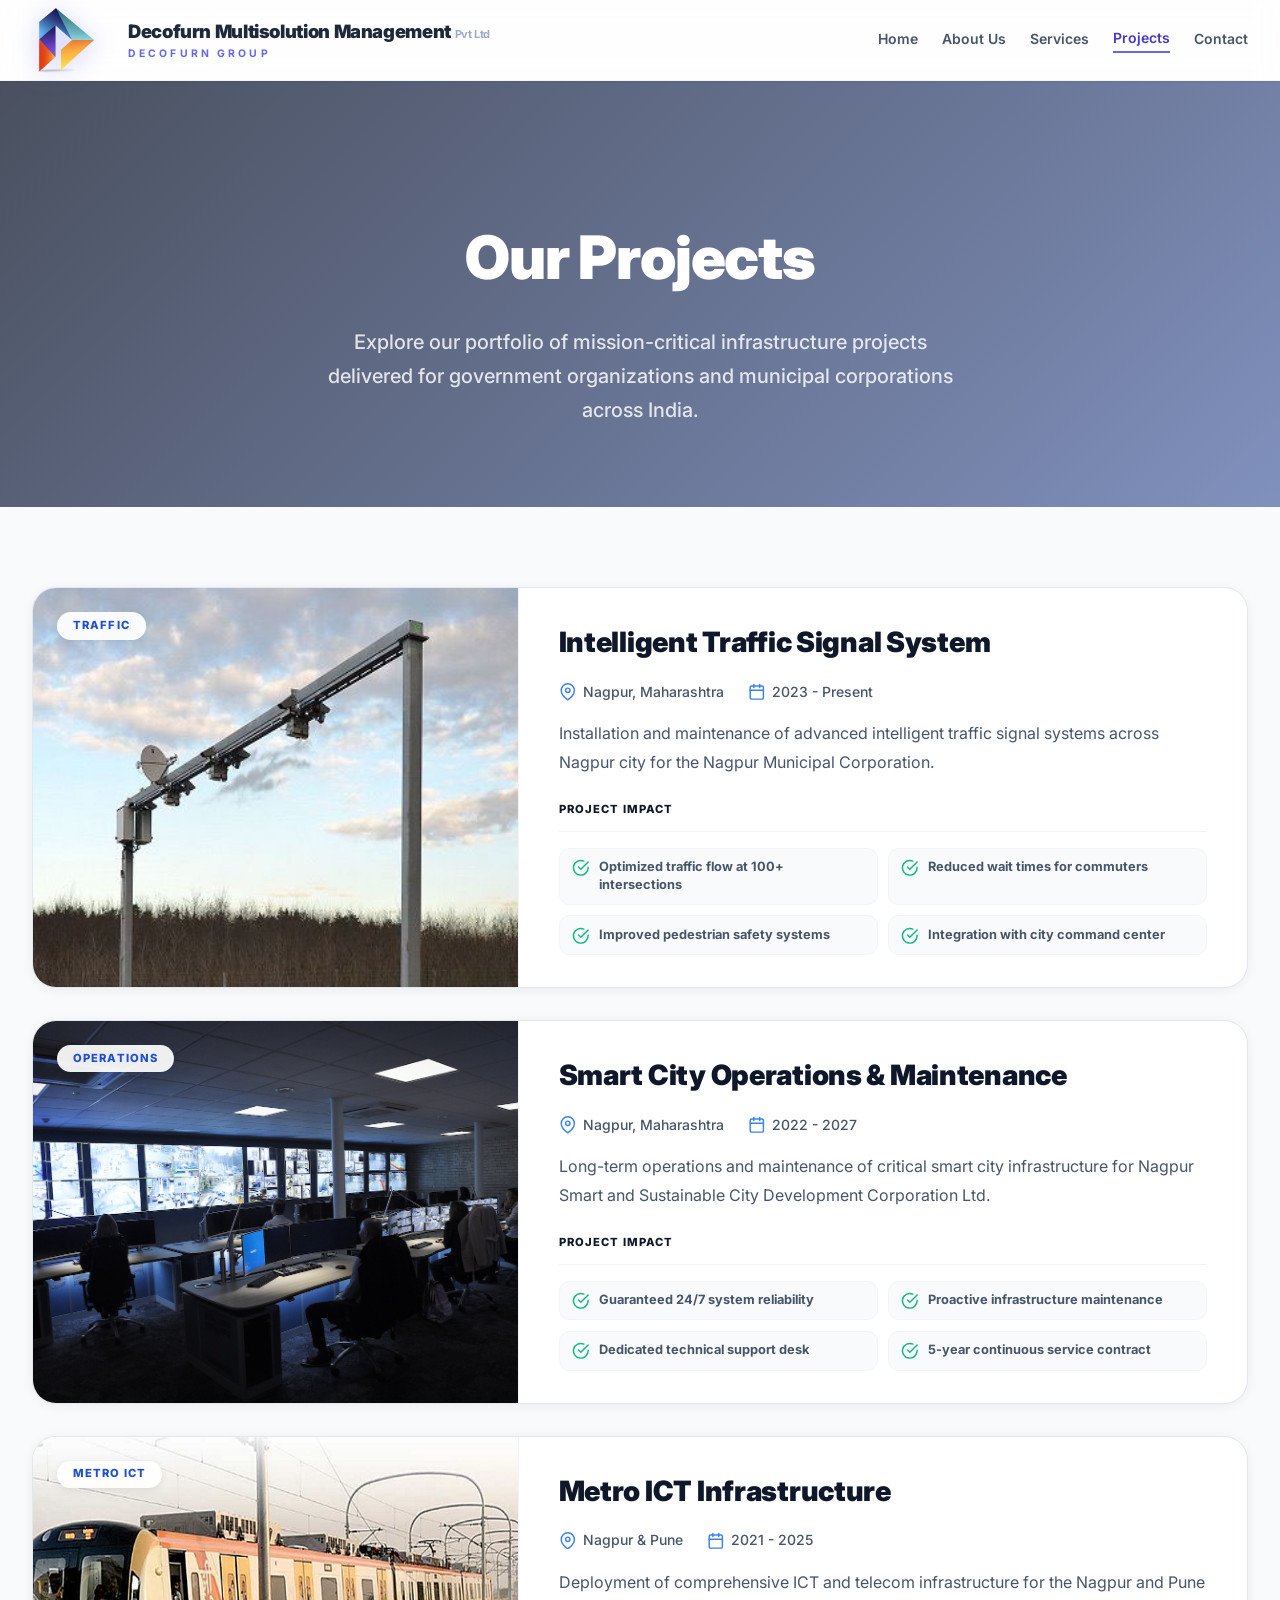
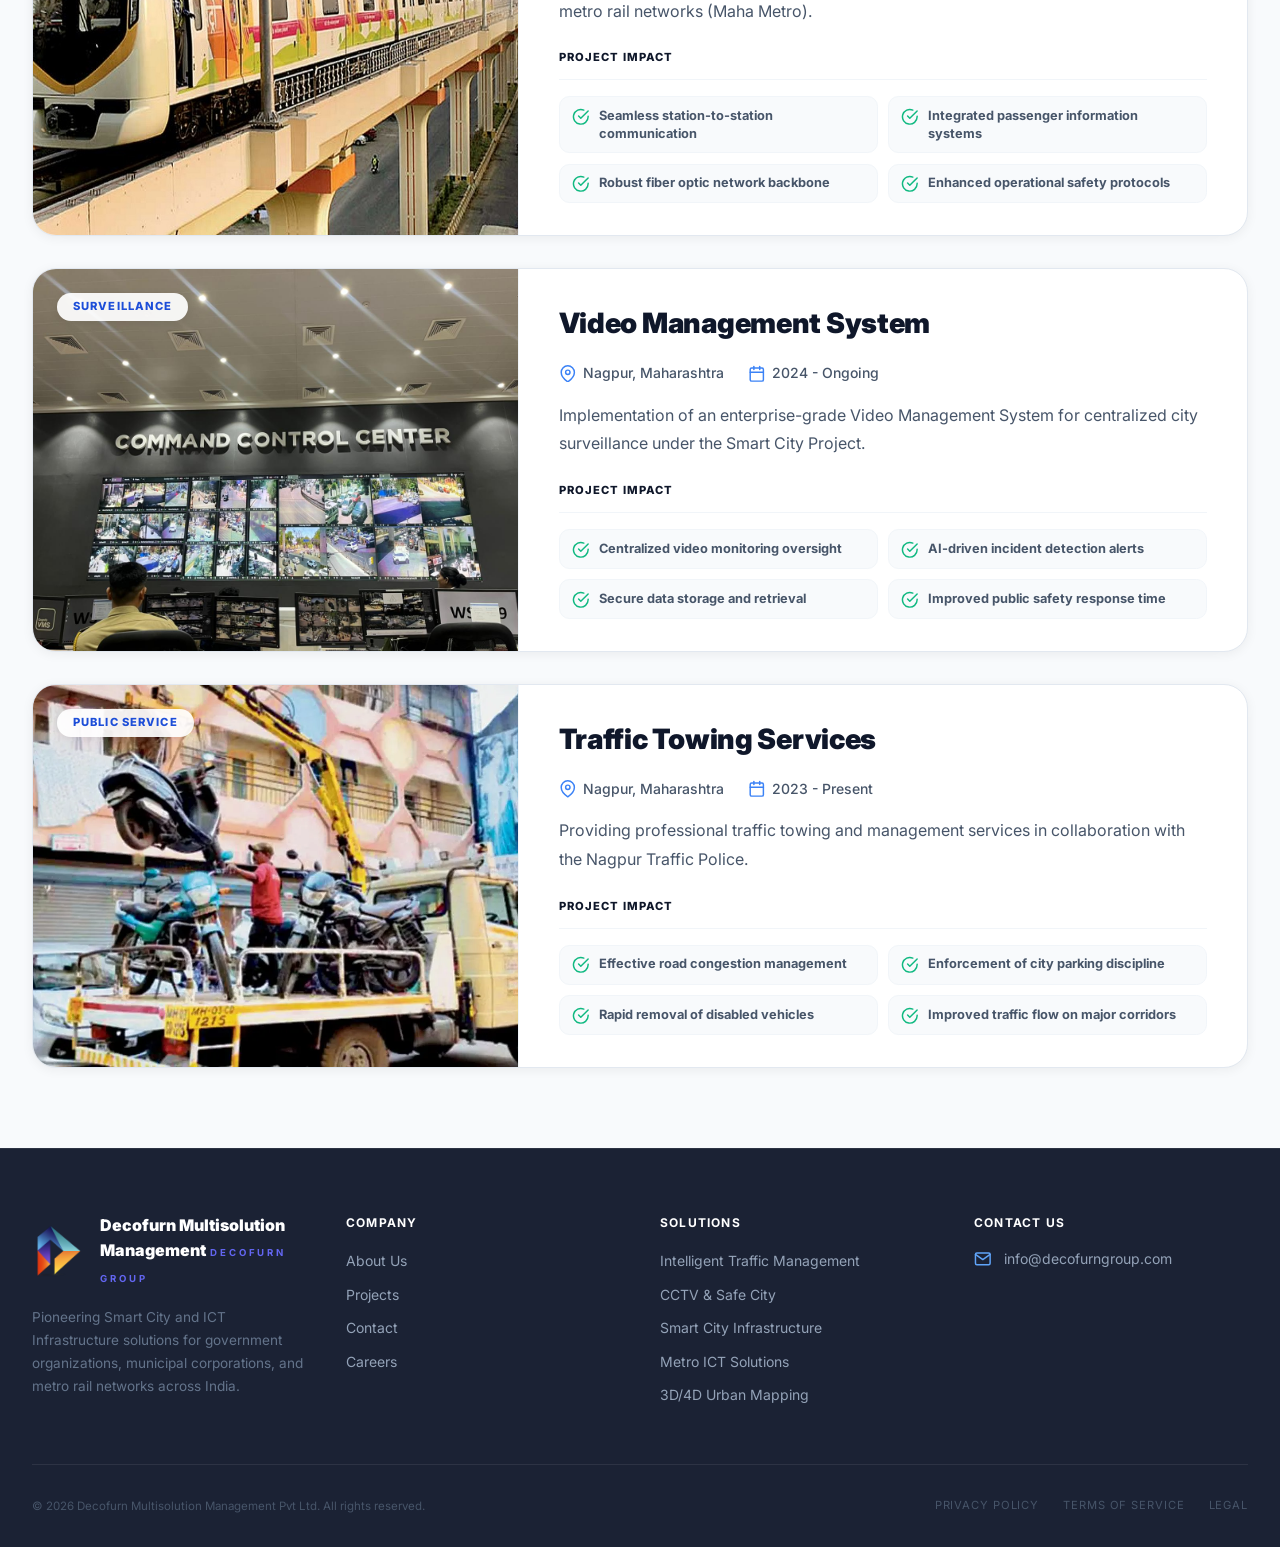
<file: projects.html>
<!DOCTYPE html>
<html lang="en">
<head>
  <meta charset="UTF-8" />
  <meta name="viewport" content="width=device-width, initial-scale=1.0" />
  <title>Projects – DMMPL</title>
  <meta name="description" content="Explore DMMPL's portfolio of mission-critical infrastructure projects delivered for government organizations across India." />
  <link rel="icon" href="favicon.ico" />
  <link rel="stylesheet" href="styles.css" />
</head>
<body style="background:#f8fafc;">

  <!-- NAVBAR -->
  <nav class="navbar">
    <div class="container">
      <div class="inner">
        <a href="index.html" class="brand-logo">
          <img src="logo.png" alt="DMMPL Logo" />
          <div class="brand-name">
            <span class="main">Decofurn Multisolution Management <span style="font-size:0.6em;font-weight:700;color:#94a3b8;opacity:.9;">Pvt Ltd</span></span>
            <span class="sub">Decofurn Group</span>
          </div>
        </a>
        <div class="nav-links">
          <a href="index.html">Home</a>
          <a href="about.html">About Us</a>
          <a href="services.html">Services</a>
          <a href="projects.html" class="active">Projects</a>
          <a href="contact.html">Contact</a>
        </div>
        <button class="hamburger" id="hamburger" aria-label="Open menu" aria-expanded="false">
          <svg id="iconMenu" width="24" height="24" fill="none" stroke="currentColor" stroke-width="2" stroke-linecap="round" stroke-linejoin="round" viewBox="0 0 24 24"><line x1="3" y1="6" x2="21" y2="6"/><line x1="3" y1="12" x2="21" y2="12"/><line x1="3" y1="18" x2="21" y2="18"/></svg>
          <svg id="iconClose" width="24" height="24" fill="none" stroke="currentColor" stroke-width="2" stroke-linecap="round" stroke-linejoin="round" viewBox="0 0 24 24" style="display:none"><line x1="18" y1="6" x2="6" y2="18"/><line x1="6" y1="6" x2="18" y2="18"/></svg>
        </button>
      </div>
    </div>
    <div class="mobile-menu" id="mobileMenu">
      <a href="index.html">Home</a>
      <a href="about.html">About Us</a>
      <a href="services.html">Services</a>
      <a href="projects.html" class="active">Projects</a>
      <a href="contact.html">Contact</a>
    </div>
  </nav>

  <!-- PAGE HERO -->
  <div class="page-hero">
    <div class="page-hero-bg" style="background-image:url('https://images.unsplash.com/photo-1480714378408-67cf0d13bc1b?q=80&w=2070&auto=format&fit=crop');"></div>
    <div class="page-hero-overlay"></div>
    <div class="container page-hero-content">
      <h1>Our Projects</h1>
      <p>Explore our portfolio of mission-critical infrastructure projects delivered for government organizations and municipal corporations across India.</p>
    </div>
  </div>

  <!-- PROJECTS LIST -->
  <section class="section">
    <div class="container">
      <div style="display:grid;gap:2rem;">

        <!-- Project 1 -->
        <div class="project-card fade-in">
          <div class="project-inner">
            <div class="project-image">
              <img src="clients\IITMS.jpeg" alt="Intelligent Traffic Signal System" loading="lazy" />
              <span class="project-category">Traffic</span>
            </div>
            <div class="project-body">
              <h2 style="font-size:clamp(1.25rem,2.5vw,1.75rem);font-weight:900;color:#0f172a;margin-bottom:1rem;letter-spacing:-0.01em;transition:color .3s;">Intelligent Traffic Signal System</h2>
              <div class="project-meta">
                <span>
                  <svg fill="none" stroke="currentColor" stroke-width="2" stroke-linecap="round" stroke-linejoin="round" viewBox="0 0 24 24"><path d="M21 10c0 7-9 13-9 13S3 17 3 10a9 9 0 0 1 18 0z"/><circle cx="12" cy="10" r="3"/></svg>
                  Nagpur, Maharashtra
                </span>
                <span>
                  <svg fill="none" stroke="currentColor" stroke-width="2" stroke-linecap="round" stroke-linejoin="round" viewBox="0 0 24 24"><rect x="3" y="4" width="18" height="18" rx="2" ry="2"/><line x1="16" y1="2" x2="16" y2="6"/><line x1="8" y1="2" x2="8" y2="6"/><line x1="3" y1="10" x2="21" y2="10"/></svg>
                  2023 - Present
                </span>
              </div>
              <p style="color:#475569;font-size:1rem;line-height:1.8;margin-bottom:1.5rem;">Installation and maintenance of advanced intelligent traffic signal systems across Nagpur city for the Nagpur Municipal Corporation.</p>
              <h4 style="font-size:0.7rem;font-weight:800;color:#0f172a;text-transform:uppercase;letter-spacing:0.1em;border-bottom:1px solid #f1f5f9;padding-bottom:0.75rem;margin-bottom:1rem;">Project Impact</h4>
              <ul class="project-impact-grid">
                <li class="impact-item"><svg fill="none" stroke="currentColor" stroke-width="2" stroke-linecap="round" stroke-linejoin="round" viewBox="0 0 24 24"><path d="M22 11.08V12a10 10 0 1 1-5.93-9.14"/><polyline points="22 4 12 14.01 9 11.01"/></svg><span>Optimized traffic flow at 100+ intersections</span></li>
                <li class="impact-item"><svg fill="none" stroke="currentColor" stroke-width="2" stroke-linecap="round" stroke-linejoin="round" viewBox="0 0 24 24"><path d="M22 11.08V12a10 10 0 1 1-5.93-9.14"/><polyline points="22 4 12 14.01 9 11.01"/></svg><span>Reduced wait times for commuters</span></li>
                <li class="impact-item"><svg fill="none" stroke="currentColor" stroke-width="2" stroke-linecap="round" stroke-linejoin="round" viewBox="0 0 24 24"><path d="M22 11.08V12a10 10 0 1 1-5.93-9.14"/><polyline points="22 4 12 14.01 9 11.01"/></svg><span>Improved pedestrian safety systems</span></li>
                <li class="impact-item"><svg fill="none" stroke="currentColor" stroke-width="2" stroke-linecap="round" stroke-linejoin="round" viewBox="0 0 24 24"><path d="M22 11.08V12a10 10 0 1 1-5.93-9.14"/><polyline points="22 4 12 14.01 9 11.01"/></svg><span>Integration with city command center</span></li>
              </ul>
            </div>
          </div>
        </div>

        <!-- Project 2 -->
        <div class="project-card fade-in">
          <div class="project-inner">
            <div class="project-image">
              <img src="clients\SC operations.jpeg" alt="Smart City Operations" loading="lazy" />
              <span class="project-category">Operations</span>
            </div>
            <div class="project-body">
              <h2 style="font-size:clamp(1.25rem,2.5vw,1.75rem);font-weight:900;color:#0f172a;margin-bottom:1rem;letter-spacing:-0.01em;">Smart City Operations &amp; Maintenance</h2>
              <div class="project-meta">
                <span>
                  <svg fill="none" stroke="currentColor" stroke-width="2" stroke-linecap="round" stroke-linejoin="round" viewBox="0 0 24 24"><path d="M21 10c0 7-9 13-9 13S3 17 3 10a9 9 0 0 1 18 0z"/><circle cx="12" cy="10" r="3"/></svg>
                  Nagpur, Maharashtra
                </span>
                <span>
                  <svg fill="none" stroke="currentColor" stroke-width="2" stroke-linecap="round" stroke-linejoin="round" viewBox="0 0 24 24"><rect x="3" y="4" width="18" height="18" rx="2" ry="2"/><line x1="16" y1="2" x2="16" y2="6"/><line x1="8" y1="2" x2="8" y2="6"/><line x1="3" y1="10" x2="21" y2="10"/></svg>
                  2022 - 2027
                </span>
              </div>
              <p style="color:#475569;font-size:1rem;line-height:1.8;margin-bottom:1.5rem;">Long-term operations and maintenance of critical smart city infrastructure for Nagpur Smart and Sustainable City Development Corporation Ltd.</p>
              <h4 style="font-size:0.7rem;font-weight:800;color:#0f172a;text-transform:uppercase;letter-spacing:0.1em;border-bottom:1px solid #f1f5f9;padding-bottom:0.75rem;margin-bottom:1rem;">Project Impact</h4>
              <ul class="project-impact-grid">
                <li class="impact-item"><svg fill="none" stroke="currentColor" stroke-width="2" stroke-linecap="round" stroke-linejoin="round" viewBox="0 0 24 24"><path d="M22 11.08V12a10 10 0 1 1-5.93-9.14"/><polyline points="22 4 12 14.01 9 11.01"/></svg><span>Guaranteed 24/7 system reliability</span></li>
                <li class="impact-item"><svg fill="none" stroke="currentColor" stroke-width="2" stroke-linecap="round" stroke-linejoin="round" viewBox="0 0 24 24"><path d="M22 11.08V12a10 10 0 1 1-5.93-9.14"/><polyline points="22 4 12 14.01 9 11.01"/></svg><span>Proactive infrastructure maintenance</span></li>
                <li class="impact-item"><svg fill="none" stroke="currentColor" stroke-width="2" stroke-linecap="round" stroke-linejoin="round" viewBox="0 0 24 24"><path d="M22 11.08V12a10 10 0 1 1-5.93-9.14"/><polyline points="22 4 12 14.01 9 11.01"/></svg><span>Dedicated technical support desk</span></li>
                <li class="impact-item"><svg fill="none" stroke="currentColor" stroke-width="2" stroke-linecap="round" stroke-linejoin="round" viewBox="0 0 24 24"><path d="M22 11.08V12a10 10 0 1 1-5.93-9.14"/><polyline points="22 4 12 14.01 9 11.01"/></svg><span>5-year continuous service contract</span></li>
              </ul>
            </div>
          </div>
        </div>

        <!-- Project 3 -->
        <div class="project-card fade-in">
          <div class="project-inner">
            <div class="project-image">
              <img src="clients\Nagpur metro.jpg" alt="Metro ICT Infrastructure" loading="lazy" onerror="this.src='https://images.unsplash.com/photo-1474487548417-781cb71495f3?q=80&w=2070'" />
              <span class="project-category">Metro ICT</span>
            </div>
            <div class="project-body">
              <h2 style="font-size:clamp(1.25rem,2.5vw,1.75rem);font-weight:900;color:#0f172a;margin-bottom:1rem;letter-spacing:-0.01em;">Metro ICT Infrastructure</h2>
              <div class="project-meta">
                <span>
                  <svg fill="none" stroke="currentColor" stroke-width="2" stroke-linecap="round" stroke-linejoin="round" viewBox="0 0 24 24"><path d="M21 10c0 7-9 13-9 13S3 17 3 10a9 9 0 0 1 18 0z"/><circle cx="12" cy="10" r="3"/></svg>
                  Nagpur &amp; Pune
                </span>
                <span>
                  <svg fill="none" stroke="currentColor" stroke-width="2" stroke-linecap="round" stroke-linejoin="round" viewBox="0 0 24 24"><rect x="3" y="4" width="18" height="18" rx="2" ry="2"/><line x1="16" y1="2" x2="16" y2="6"/><line x1="8" y1="2" x2="8" y2="6"/><line x1="3" y1="10" x2="21" y2="10"/></svg>
                  2021 - 2025
                </span>
              </div>
              <p style="color:#475569;font-size:1rem;line-height:1.8;margin-bottom:1.5rem;">Deployment of comprehensive ICT and telecom infrastructure for the Nagpur and Pune metro rail networks (Maha Metro).</p>
              <h4 style="font-size:0.7rem;font-weight:800;color:#0f172a;text-transform:uppercase;letter-spacing:0.1em;border-bottom:1px solid #f1f5f9;padding-bottom:0.75rem;margin-bottom:1rem;">Project Impact</h4>
              <ul class="project-impact-grid">
                <li class="impact-item"><svg fill="none" stroke="currentColor" stroke-width="2" stroke-linecap="round" stroke-linejoin="round" viewBox="0 0 24 24"><path d="M22 11.08V12a10 10 0 1 1-5.93-9.14"/><polyline points="22 4 12 14.01 9 11.01"/></svg><span>Seamless station-to-station communication</span></li>
                <li class="impact-item"><svg fill="none" stroke="currentColor" stroke-width="2" stroke-linecap="round" stroke-linejoin="round" viewBox="0 0 24 24"><path d="M22 11.08V12a10 10 0 1 1-5.93-9.14"/><polyline points="22 4 12 14.01 9 11.01"/></svg><span>Integrated passenger information systems</span></li>
                <li class="impact-item"><svg fill="none" stroke="currentColor" stroke-width="2" stroke-linecap="round" stroke-linejoin="round" viewBox="0 0 24 24"><path d="M22 11.08V12a10 10 0 1 1-5.93-9.14"/><polyline points="22 4 12 14.01 9 11.01"/></svg><span>Robust fiber optic network backbone</span></li>
                <li class="impact-item"><svg fill="none" stroke="currentColor" stroke-width="2" stroke-linecap="round" stroke-linejoin="round" viewBox="0 0 24 24"><path d="M22 11.08V12a10 10 0 1 1-5.93-9.14"/><polyline points="22 4 12 14.01 9 11.01"/></svg><span>Enhanced operational safety protocols</span></li>
              </ul>
            </div>
          </div>
        </div>

        <!-- Project 4 -->
        <div class="project-card fade-in">
          <div class="project-inner">
            <div class="project-image">
              <img src="VMS1.jpeg" alt="Video Management System" loading="lazy" onerror="this.src='https://images.unsplash.com/photo-1557804506-669a67965ba0?q=80&w=2070'" />
              <span class="project-category">Surveillance</span>
            </div>
            <div class="project-body">
              <h2 style="font-size:clamp(1.25rem,2.5vw,1.75rem);font-weight:900;color:#0f172a;margin-bottom:1rem;letter-spacing:-0.01em;">Video Management System</h2>
              <div class="project-meta">
                <span>
                  <svg fill="none" stroke="currentColor" stroke-width="2" stroke-linecap="round" stroke-linejoin="round" viewBox="0 0 24 24"><path d="M21 10c0 7-9 13-9 13S3 17 3 10a9 9 0 0 1 18 0z"/><circle cx="12" cy="10" r="3"/></svg>
                  Nagpur, Maharashtra
                </span>
                <span>
                  <svg fill="none" stroke="currentColor" stroke-width="2" stroke-linecap="round" stroke-linejoin="round" viewBox="0 0 24 24"><rect x="3" y="4" width="18" height="18" rx="2" ry="2"/><line x1="16" y1="2" x2="16" y2="6"/><line x1="8" y1="2" x2="8" y2="6"/><line x1="3" y1="10" x2="21" y2="10"/></svg>
                  2024 - Ongoing
                </span>
              </div>
              <p style="color:#475569;font-size:1rem;line-height:1.8;margin-bottom:1.5rem;">Implementation of an enterprise-grade Video Management System for centralized city surveillance under the Smart City Project.</p>
              <h4 style="font-size:0.7rem;font-weight:800;color:#0f172a;text-transform:uppercase;letter-spacing:0.1em;border-bottom:1px solid #f1f5f9;padding-bottom:0.75rem;margin-bottom:1rem;">Project Impact</h4>
              <ul class="project-impact-grid">
                <li class="impact-item"><svg fill="none" stroke="currentColor" stroke-width="2" stroke-linecap="round" stroke-linejoin="round" viewBox="0 0 24 24"><path d="M22 11.08V12a10 10 0 1 1-5.93-9.14"/><polyline points="22 4 12 14.01 9 11.01"/></svg><span>Centralized video monitoring oversight</span></li>
                <li class="impact-item"><svg fill="none" stroke="currentColor" stroke-width="2" stroke-linecap="round" stroke-linejoin="round" viewBox="0 0 24 24"><path d="M22 11.08V12a10 10 0 1 1-5.93-9.14"/><polyline points="22 4 12 14.01 9 11.01"/></svg><span>AI-driven incident detection alerts</span></li>
                <li class="impact-item"><svg fill="none" stroke="currentColor" stroke-width="2" stroke-linecap="round" stroke-linejoin="round" viewBox="0 0 24 24"><path d="M22 11.08V12a10 10 0 1 1-5.93-9.14"/><polyline points="22 4 12 14.01 9 11.01"/></svg><span>Secure data storage and retrieval</span></li>
                <li class="impact-item"><svg fill="none" stroke="currentColor" stroke-width="2" stroke-linecap="round" stroke-linejoin="round" viewBox="0 0 24 24"><path d="M22 11.08V12a10 10 0 1 1-5.93-9.14"/><polyline points="22 4 12 14.01 9 11.01"/></svg><span>Improved public safety response time</span></li>
              </ul>
            </div>
          </div>
        </div>

        <!-- Project 5 -->
        <div class="project-card fade-in">
          <div class="project-inner">
            <div class="project-image">
              <img src="Towing2.png" alt="Traffic Towing Services" loading="lazy" onerror="this.src='https://images.unsplash.com/photo-1558981806-ec527fa84c39?q=80&w=2070'" />
              <span class="project-category">Public Service</span>
            </div>
            <div class="project-body">
              <h2 style="font-size:clamp(1.25rem,2.5vw,1.75rem);font-weight:900;color:#0f172a;margin-bottom:1rem;letter-spacing:-0.01em;">Traffic Towing Services</h2>
              <div class="project-meta">
                <span>
                  <svg fill="none" stroke="currentColor" stroke-width="2" stroke-linecap="round" stroke-linejoin="round" viewBox="0 0 24 24"><path d="M21 10c0 7-9 13-9 13S3 17 3 10a9 9 0 0 1 18 0z"/><circle cx="12" cy="10" r="3"/></svg>
                  Nagpur, Maharashtra
                </span>
                <span>
                  <svg fill="none" stroke="currentColor" stroke-width="2" stroke-linecap="round" stroke-linejoin="round" viewBox="0 0 24 24"><rect x="3" y="4" width="18" height="18" rx="2" ry="2"/><line x1="16" y1="2" x2="16" y2="6"/><line x1="8" y1="2" x2="8" y2="6"/><line x1="3" y1="10" x2="21" y2="10"/></svg>
                  2023 - Present
                </span>
              </div>
              <p style="color:#475569;font-size:1rem;line-height:1.8;margin-bottom:1.5rem;">Providing professional traffic towing and management services in collaboration with the Nagpur Traffic Police.</p>
              <h4 style="font-size:0.7rem;font-weight:800;color:#0f172a;text-transform:uppercase;letter-spacing:0.1em;border-bottom:1px solid #f1f5f9;padding-bottom:0.75rem;margin-bottom:1rem;">Project Impact</h4>
              <ul class="project-impact-grid">
                <li class="impact-item"><svg fill="none" stroke="currentColor" stroke-width="2" stroke-linecap="round" stroke-linejoin="round" viewBox="0 0 24 24"><path d="M22 11.08V12a10 10 0 1 1-5.93-9.14"/><polyline points="22 4 12 14.01 9 11.01"/></svg><span>Effective road congestion management</span></li>
                <li class="impact-item"><svg fill="none" stroke="currentColor" stroke-width="2" stroke-linecap="round" stroke-linejoin="round" viewBox="0 0 24 24"><path d="M22 11.08V12a10 10 0 1 1-5.93-9.14"/><polyline points="22 4 12 14.01 9 11.01"/></svg><span>Enforcement of city parking discipline</span></li>
                <li class="impact-item"><svg fill="none" stroke="currentColor" stroke-width="2" stroke-linecap="round" stroke-linejoin="round" viewBox="0 0 24 24"><path d="M22 11.08V12a10 10 0 1 1-5.93-9.14"/><polyline points="22 4 12 14.01 9 11.01"/></svg><span>Rapid removal of disabled vehicles</span></li>
                <li class="impact-item"><svg fill="none" stroke="currentColor" stroke-width="2" stroke-linecap="round" stroke-linejoin="round" viewBox="0 0 24 24"><path d="M22 11.08V12a10 10 0 1 1-5.93-9.14"/><polyline points="22 4 12 14.01 9 11.01"/></svg><span>Improved traffic flow on major corridors</span></li>
              </ul>
            </div>
          </div>
        </div>

      </div>
    </div>
  </section>

  <!-- FOOTER -->
  <footer>
    <div class="container">
      <div class="footer-grid">
        <div>
          <div class="footer-brand-logo">
            <img src="logo.png" alt="DMMPL Logo" />
            <div class="footer-brand-name">
              <span class="main">Decofurn Multisolution Management</span>
              <span class="sub">Decofurn Group</span>
            </div>
          </div>
          <p class="desc">Pioneering Smart City and ICT Infrastructure solutions for government organizations, municipal corporations, and metro rail networks across India.</p>
        </div>
        <div>
          <h4>Company</h4>
          <ul>
            <li><a href="about.html">About Us</a></li>
            <li><a href="projects.html">Projects</a></li>
            <li><a href="contact.html">Contact</a></li>
            <li><a href="#">Careers</a></li>
          </ul>
        </div>
        <div>
          <h4>Solutions</h4>
          <ul>
            <li><a href="services.html#traffic">Intelligent Traffic Management</a></li>
            <li><a href="services.html#cctv">CCTV &amp; Safe City</a></li>
            <li><a href="services.html#smart-city">Smart City Infrastructure</a></li>
            <li><a href="services.html#metro">Metro ICT Solutions</a></li>
            <li><a href="services.html#mapping">3D/4D Urban Mapping</a></li>
          </ul>
        </div>
        <div>
          <h4>Contact Us</h4>
          <ul class="footer-contact">
            <li>
              <svg fill="none" stroke="currentColor" stroke-width="2" stroke-linecap="round" stroke-linejoin="round" viewBox="0 0 24 24"><path d="M4 4h16c1.1 0 2 .9 2 2v12c0 1.1-.9 2-2 2H4c-1.1 0-2-.9-2-2V6c0-1.1.9-2 2-2z"/><polyline points="22 6 12 13 2 6"/></svg>
              <span>info@decofurngroup.com</span>
            </li>
          </ul>
        </div>
      </div>
      <div class="footer-bottom">
        <p>&copy; <span class="year"></span> Decofurn Multisolution Management Pvt Ltd. All rights reserved.</p>
        <div class="footer-bottom-links">
          <a href="#">Privacy Policy</a>
          <a href="#">Terms of Service</a>
          <a href="#">Legal</a>
        </div>
      </div>
    </div>
  </footer>

  <button id="scroll-top" aria-label="Scroll to top">
    <svg fill="none" stroke="currentColor" stroke-width="2.5" stroke-linecap="round" stroke-linejoin="round" viewBox="0 0 24 24"><polyline points="18 15 12 9 6 15"/></svg>
  </button>
  <script src="main.js"></script>
</body>
</html>
</file>
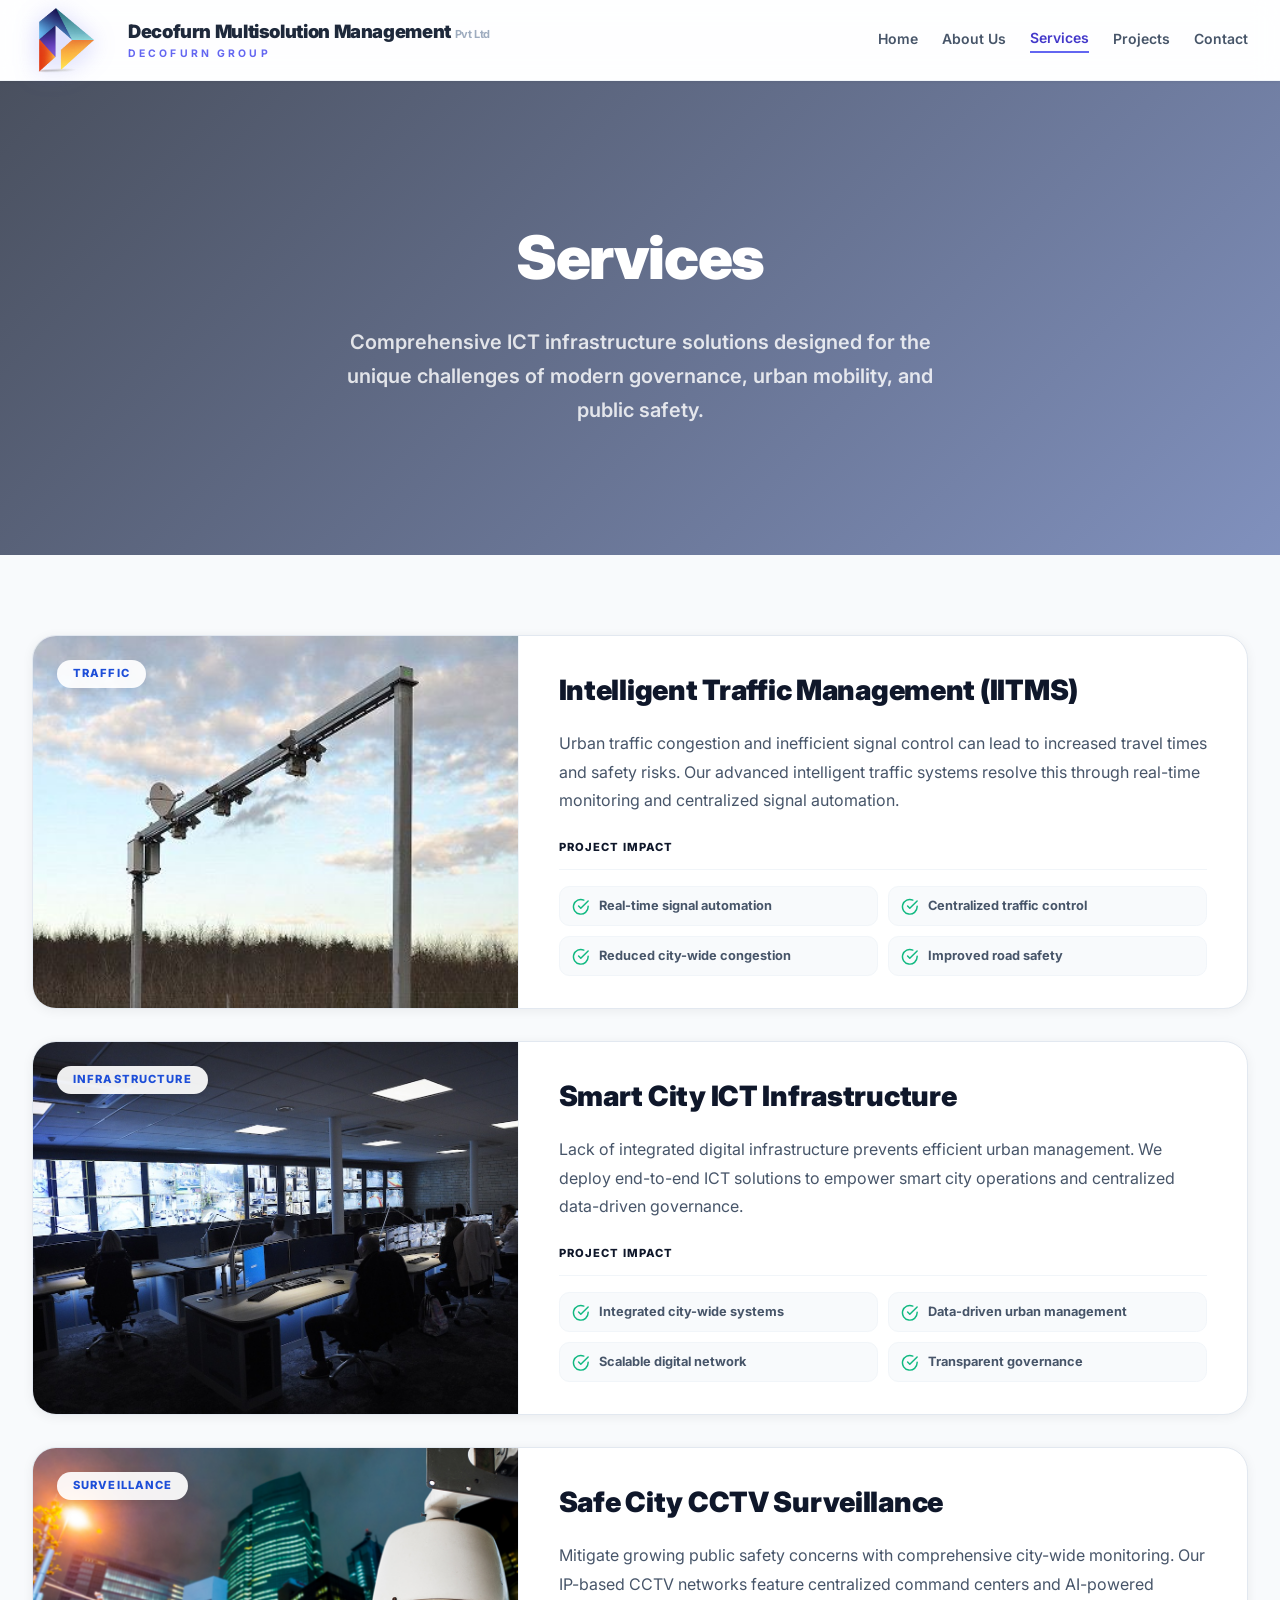
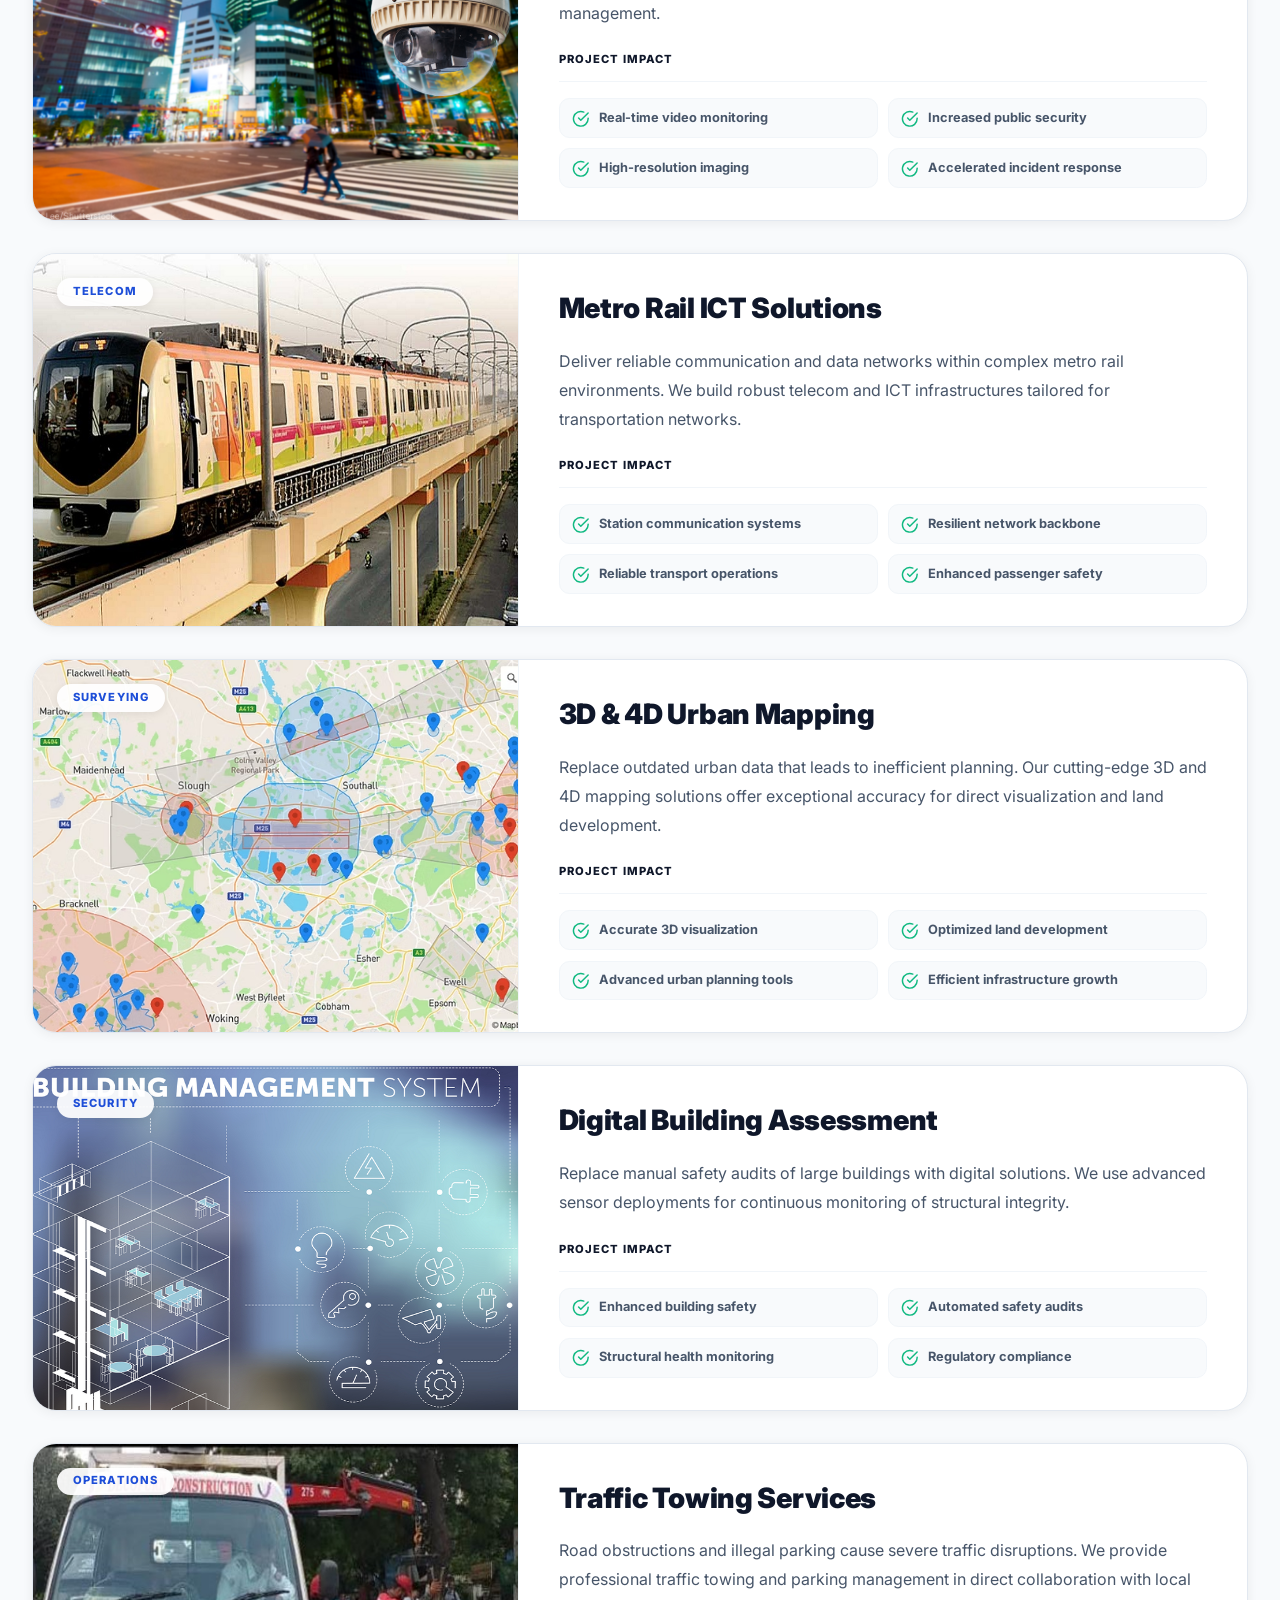
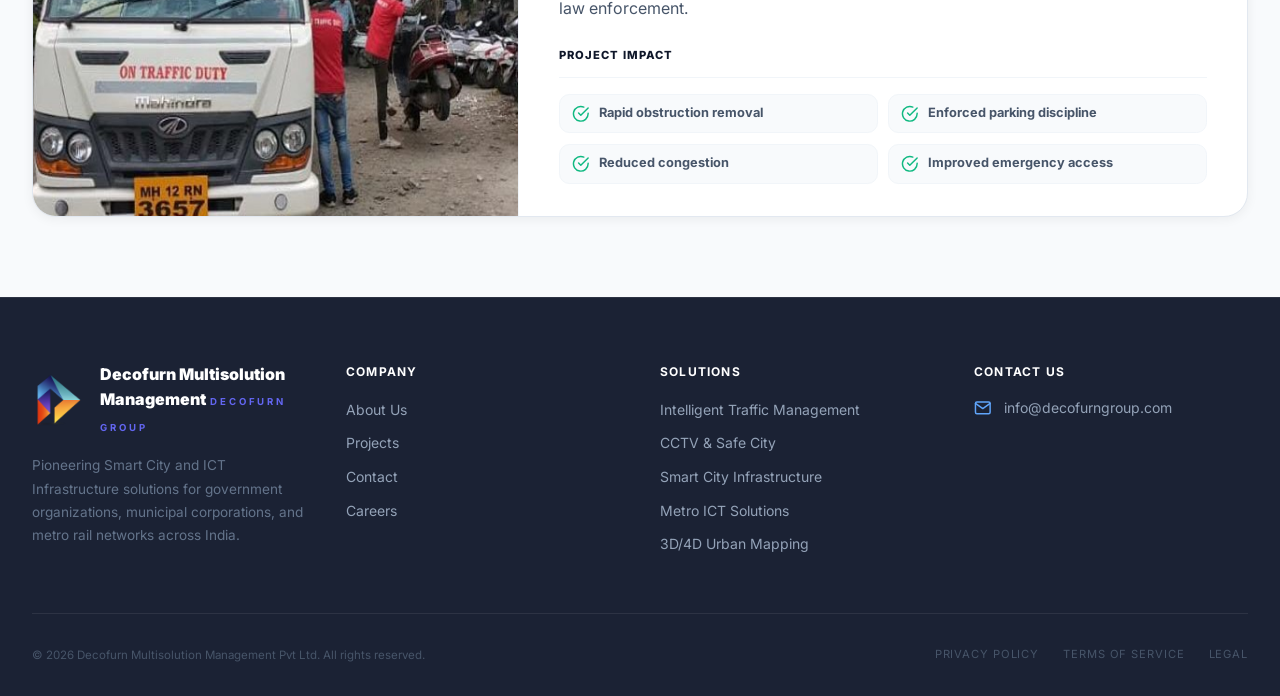
<file: services.html>
<!DOCTYPE html>
<html lang="en">

<head>
  <meta charset="UTF-8" />
  <meta name="viewport" content="width=device-width, initial-scale=1.0" />
  <title>Our Services – DMMPL | ICT Infrastructure Solutions</title>
  <meta name="description"
    content="Comprehensive ICT infrastructure solutions for modern governance, urban mobility, and public safety by DMMPL." />
  <link rel="icon" href="favicon.ico" />
  <link rel="stylesheet" href="styles.css" />
</head>

<body style="background:#f8fafc;">

  <!-- NAVBAR -->
  <nav class="navbar">
    <div class="container">
      <div class="inner">
        <a href="index.html" class="brand-logo">
          <img src="logo.png" alt="DMMPL Logo" />
          <div class="brand-name">
            <span class="main">Decofurn Multisolution Management <span
                style="font-size:0.6em;font-weight:700;color:#94a3b8;opacity:.9;">Pvt Ltd</span></span>
            <span class="sub">Decofurn Group</span>
          </div>
        </a>
        <div class="nav-links">
          <a href="index.html">Home</a>
          <a href="about.html">About Us</a>
          <a href="services.html" class="active">Services</a>
          <a href="projects.html">Projects</a>
          <a href="contact.html">Contact</a>
        </div>
        <button class="hamburger" id="hamburger" aria-label="Open menu" aria-expanded="false">
          <svg id="iconMenu" width="24" height="24" fill="none" stroke="currentColor" stroke-width="2"
            stroke-linecap="round" stroke-linejoin="round" viewBox="0 0 24 24">
            <line x1="3" y1="6" x2="21" y2="6" />
            <line x1="3" y1="12" x2="21" y2="12" />
            <line x1="3" y1="18" x2="21" y2="18" />
          </svg>
          <svg id="iconClose" width="24" height="24" fill="none" stroke="currentColor" stroke-width="2"
            stroke-linecap="round" stroke-linejoin="round" viewBox="0 0 24 24" style="display:none">
            <line x1="18" y1="6" x2="6" y2="18" />
            <line x1="6" y1="6" x2="18" y2="18" />
          </svg>
        </button>
      </div>
    </div>
    <div class="mobile-menu" id="mobileMenu">
      <a href="index.html">Home</a>
      <a href="about.html">About Us</a>
      <a href="services.html" class="active">Services</a>
      <a href="projects.html">Projects</a>
      <a href="contact.html">Contact</a>
    </div>
  </nav>

  <!-- PAGE HERO -->
  <div class="page-hero" style="padding-bottom: 8rem;">
    <div class="page-hero-bg" style="background-image:url('https://images.unsplash.com/photo-1480714378408-67cf0d13bc1b?q=80&w=2070&auto=format&fit=crop');"></div>
    <div class="page-hero-overlay"></div>
    <div class="container page-hero-content">
      <h1>Services</h1>
      <p style="font-size: 1.25rem; font-weight: 600;">Comprehensive ICT infrastructure solutions designed for the unique challenges of modern governance, urban mobility, and public safety.</p>
    </div>
  </div>

  <!-- SERVICES LIST -->
  <section class="section">
    <div class="container">
      <div style="display:grid;gap:2rem;">

        <!-- 1. Traffic -->
        <div id="traffic" class="project-card fade-in">
          <div class="project-inner">
            <div class="project-image">
              <img src="clients\IITMS.jpeg" alt="Traffic Management" loading="lazy" />
              <span class="project-category">Traffic</span>
            </div>
            <div class="project-body">
              <h2 style="font-size:clamp(1.25rem,2.5vw,1.75rem);font-weight:900;color:#0f172a;margin-bottom:1rem;letter-spacing:-0.01em;">Intelligent Traffic Management (IITMS)</h2>
              <p style="color:#475569;font-size:1rem;line-height:1.8;margin-bottom:1.5rem;">Urban traffic congestion and inefficient signal control can lead to increased travel times and safety risks. Our advanced intelligent traffic systems resolve this through real-time monitoring and centralized signal automation.</p>
              <h4 style="font-size:0.7rem;font-weight:800;color:#0f172a;text-transform:uppercase;letter-spacing:0.1em;border-bottom:1px solid #f1f5f9;padding-bottom:0.75rem;margin-bottom:1rem;">Project Impact</h4>
              <ul class="project-impact-grid">
                <li class="impact-item"><svg fill="none" stroke="currentColor" stroke-width="2" stroke-linecap="round" stroke-linejoin="round" viewBox="0 0 24 24"><path d="M22 11.08V12a10 10 0 1 1-5.93-9.14"/><polyline points="22 4 12 14.01 9 11.01"/></svg><span>Real-time signal automation</span></li>
                <li class="impact-item"><svg fill="none" stroke="currentColor" stroke-width="2" stroke-linecap="round" stroke-linejoin="round" viewBox="0 0 24 24"><path d="M22 11.08V12a10 10 0 1 1-5.93-9.14"/><polyline points="22 4 12 14.01 9 11.01"/></svg><span>Centralized traffic control</span></li>
                <li class="impact-item"><svg fill="none" stroke="currentColor" stroke-width="2" stroke-linecap="round" stroke-linejoin="round" viewBox="0 0 24 24"><path d="M22 11.08V12a10 10 0 1 1-5.93-9.14"/><polyline points="22 4 12 14.01 9 11.01"/></svg><span>Reduced city-wide congestion</span></li>
                <li class="impact-item"><svg fill="none" stroke="currentColor" stroke-width="2" stroke-linecap="round" stroke-linejoin="round" viewBox="0 0 24 24"><path d="M22 11.08V12a10 10 0 1 1-5.93-9.14"/><polyline points="22 4 12 14.01 9 11.01"/></svg><span>Improved road safety</span></li>
              </ul>
            </div>
          </div>
        </div>

        <!-- 2. Smart City -->
        <div id="smart-city" class="project-card fade-in">
          <div class="project-inner">
            <div class="project-image">
              <img src="clients\SC operations.jpeg" alt="Smart City" loading="lazy" />
              <span class="project-category">Infrastructure</span>
            </div>
            <div class="project-body">
              <h2 style="font-size:clamp(1.25rem,2.5vw,1.75rem);font-weight:900;color:#0f172a;margin-bottom:1rem;letter-spacing:-0.01em;">Smart City ICT Infrastructure</h2>
              <p style="color:#475569;font-size:1rem;line-height:1.8;margin-bottom:1.5rem;">Lack of integrated digital infrastructure prevents efficient urban management. We deploy end-to-end ICT solutions to empower smart city operations and centralized data-driven governance.</p>
              <h4 style="font-size:0.7rem;font-weight:800;color:#0f172a;text-transform:uppercase;letter-spacing:0.1em;border-bottom:1px solid #f1f5f9;padding-bottom:0.75rem;margin-bottom:1rem;">Project Impact</h4>
              <ul class="project-impact-grid">
                <li class="impact-item"><svg fill="none" stroke="currentColor" stroke-width="2" stroke-linecap="round" stroke-linejoin="round" viewBox="0 0 24 24"><path d="M22 11.08V12a10 10 0 1 1-5.93-9.14"/><polyline points="22 4 12 14.01 9 11.01"/></svg><span>Integrated city-wide systems</span></li>
                <li class="impact-item"><svg fill="none" stroke="currentColor" stroke-width="2" stroke-linecap="round" stroke-linejoin="round" viewBox="0 0 24 24"><path d="M22 11.08V12a10 10 0 1 1-5.93-9.14"/><polyline points="22 4 12 14.01 9 11.01"/></svg><span>Data-driven urban management</span></li>
                <li class="impact-item"><svg fill="none" stroke="currentColor" stroke-width="2" stroke-linecap="round" stroke-linejoin="round" viewBox="0 0 24 24"><path d="M22 11.08V12a10 10 0 1 1-5.93-9.14"/><polyline points="22 4 12 14.01 9 11.01"/></svg><span>Scalable digital network</span></li>
                <li class="impact-item"><svg fill="none" stroke="currentColor" stroke-width="2" stroke-linecap="round" stroke-linejoin="round" viewBox="0 0 24 24"><path d="M22 11.08V12a10 10 0 1 1-5.93-9.14"/><polyline points="22 4 12 14.01 9 11.01"/></svg><span>Transparent governance</span></li>
              </ul>
            </div>
          </div>
        </div>

        <!-- 3. CCTV -->
        <div id="cctv" class="project-card fade-in">
          <div class="project-inner">
            <div class="project-image">
              <img src="cctv surveliance.jpg" alt="Safe City" loading="lazy" />
              <span class="project-category">Surveillance</span>
            </div>
            <div class="project-body">
              <h2 style="font-size:clamp(1.25rem,2.5vw,1.75rem);font-weight:900;color:#0f172a;margin-bottom:1rem;letter-spacing:-0.01em;">Safe City CCTV Surveillance</h2>
              <p style="color:#475569;font-size:1rem;line-height:1.8;margin-bottom:1.5rem;">Mitigate growing public safety concerns with comprehensive city-wide monitoring. Our IP-based CCTV networks feature centralized command centers and AI-powered management.</p>
              <h4 style="font-size:0.7rem;font-weight:800;color:#0f172a;text-transform:uppercase;letter-spacing:0.1em;border-bottom:1px solid #f1f5f9;padding-bottom:0.75rem;margin-bottom:1rem;">Project Impact</h4>
              <ul class="project-impact-grid">
                <li class="impact-item"><svg fill="none" stroke="currentColor" stroke-width="2" stroke-linecap="round" stroke-linejoin="round" viewBox="0 0 24 24"><path d="M22 11.08V12a10 10 0 1 1-5.93-9.14"/><polyline points="22 4 12 14.01 9 11.01"/></svg><span>Real-time video monitoring</span></li>
                <li class="impact-item"><svg fill="none" stroke="currentColor" stroke-width="2" stroke-linecap="round" stroke-linejoin="round" viewBox="0 0 24 24"><path d="M22 11.08V12a10 10 0 1 1-5.93-9.14"/><polyline points="22 4 12 14.01 9 11.01"/></svg><span>Increased public security</span></li>
                <li class="impact-item"><svg fill="none" stroke="currentColor" stroke-width="2" stroke-linecap="round" stroke-linejoin="round" viewBox="0 0 24 24"><path d="M22 11.08V12a10 10 0 1 1-5.93-9.14"/><polyline points="22 4 12 14.01 9 11.01"/></svg><span>High-resolution imaging</span></li>
                <li class="impact-item"><svg fill="none" stroke="currentColor" stroke-width="2" stroke-linecap="round" stroke-linejoin="round" viewBox="0 0 24 24"><path d="M22 11.08V12a10 10 0 1 1-5.93-9.14"/><polyline points="22 4 12 14.01 9 11.01"/></svg><span>Accelerated incident response</span></li>
              </ul>
            </div>
          </div>
        </div>

        <!-- 4. Metro -->
        <div id="metro" class="project-card fade-in">
          <div class="project-inner">
            <div class="project-image">
              <img src="clients\Nagpur metro.jpg" alt="Metro Rail" loading="lazy" />
              <span class="project-category">Telecom</span>
            </div>
            <div class="project-body">
              <h2 style="font-size:clamp(1.25rem,2.5vw,1.75rem);font-weight:900;color:#0f172a;margin-bottom:1rem;letter-spacing:-0.01em;">Metro Rail ICT Solutions</h2>
              <p style="color:#475569;font-size:1rem;line-height:1.8;margin-bottom:1.5rem;">Deliver reliable communication and data networks within complex metro rail environments. We build robust telecom and ICT infrastructures tailored for transportation networks.</p>
              <h4 style="font-size:0.7rem;font-weight:800;color:#0f172a;text-transform:uppercase;letter-spacing:0.1em;border-bottom:1px solid #f1f5f9;padding-bottom:0.75rem;margin-bottom:1rem;">Project Impact</h4>
              <ul class="project-impact-grid">
                <li class="impact-item"><svg fill="none" stroke="currentColor" stroke-width="2" stroke-linecap="round" stroke-linejoin="round" viewBox="0 0 24 24"><path d="M22 11.08V12a10 10 0 1 1-5.93-9.14"/><polyline points="22 4 12 14.01 9 11.01"/></svg><span>Station communication systems</span></li>
                <li class="impact-item"><svg fill="none" stroke="currentColor" stroke-width="2" stroke-linecap="round" stroke-linejoin="round" viewBox="0 0 24 24"><path d="M22 11.08V12a10 10 0 1 1-5.93-9.14"/><polyline points="22 4 12 14.01 9 11.01"/></svg><span>Resilient network backbone</span></li>
                <li class="impact-item"><svg fill="none" stroke="currentColor" stroke-width="2" stroke-linecap="round" stroke-linejoin="round" viewBox="0 0 24 24"><path d="M22 11.08V12a10 10 0 1 1-5.93-9.14"/><polyline points="22 4 12 14.01 9 11.01"/></svg><span>Reliable transport operations</span></li>
                <li class="impact-item"><svg fill="none" stroke="currentColor" stroke-width="2" stroke-linecap="round" stroke-linejoin="round" viewBox="0 0 24 24"><path d="M22 11.08V12a10 10 0 1 1-5.93-9.14"/><polyline points="22 4 12 14.01 9 11.01"/></svg><span>Enhanced passenger safety</span></li>
              </ul>
            </div>
          </div>
        </div>

        <!-- 5. Mapping -->
        <div id="mapping" class="project-card fade-in">
          <div class="project-inner">
            <div class="project-image">
              <img src="urban.png" alt="3D Urban Mapping" loading="lazy" />
              <span class="project-category">Surveying</span>
            </div>
            <div class="project-body">
              <h2 style="font-size:clamp(1.25rem,2.5vw,1.75rem);font-weight:900;color:#0f172a;margin-bottom:1rem;letter-spacing:-0.01em;">3D & 4D Urban Mapping</h2>
              <p style="color:#475569;font-size:1rem;line-height:1.8;margin-bottom:1.5rem;">Replace outdated urban data that leads to inefficient planning. Our cutting-edge 3D and 4D mapping solutions offer exceptional accuracy for direct visualization and land development.</p>
              <h4 style="font-size:0.7rem;font-weight:800;color:#0f172a;text-transform:uppercase;letter-spacing:0.1em;border-bottom:1px solid #f1f5f9;padding-bottom:0.75rem;margin-bottom:1rem;">Project Impact</h4>
              <ul class="project-impact-grid">
                <li class="impact-item"><svg fill="none" stroke="currentColor" stroke-width="2" stroke-linecap="round" stroke-linejoin="round" viewBox="0 0 24 24"><path d="M22 11.08V12a10 10 0 1 1-5.93-9.14"/><polyline points="22 4 12 14.01 9 11.01"/></svg><span>Accurate 3D visualization</span></li>
                <li class="impact-item"><svg fill="none" stroke="currentColor" stroke-width="2" stroke-linecap="round" stroke-linejoin="round" viewBox="0 0 24 24"><path d="M22 11.08V12a10 10 0 1 1-5.93-9.14"/><polyline points="22 4 12 14.01 9 11.01"/></svg><span>Optimized land development</span></li>
                <li class="impact-item"><svg fill="none" stroke="currentColor" stroke-width="2" stroke-linecap="round" stroke-linejoin="round" viewBox="0 0 24 24"><path d="M22 11.08V12a10 10 0 1 1-5.93-9.14"/><polyline points="22 4 12 14.01 9 11.01"/></svg><span>Advanced urban planning tools</span></li>
                <li class="impact-item"><svg fill="none" stroke="currentColor" stroke-width="2" stroke-linecap="round" stroke-linejoin="round" viewBox="0 0 24 24"><path d="M22 11.08V12a10 10 0 1 1-5.93-9.14"/><polyline points="22 4 12 14.01 9 11.01"/></svg><span>Efficient infrastructure growth</span></li>
              </ul>
            </div>
          </div>
        </div>

        <!-- 6. Assessment -->
        <div id="assessment" class="project-card fade-in">
          <div class="project-inner">
            <div class="project-image">
              <img src="clients\BMS.png" alt="Digital Building" loading="lazy" />
              <span class="project-category">Security</span>
            </div>
            <div class="project-body">
              <h2 style="font-size:clamp(1.25rem,2.5vw,1.75rem);font-weight:900;color:#0f172a;margin-bottom:1rem;letter-spacing:-0.01em;">Digital Building Assessment</h2>
              <p style="color:#475569;font-size:1rem;line-height:1.8;margin-bottom:1.5rem;">Replace manual safety audits of large buildings with digital solutions. We use advanced sensor deployments for continuous monitoring of structural integrity.</p>
              <h4 style="font-size:0.7rem;font-weight:800;color:#0f172a;text-transform:uppercase;letter-spacing:0.1em;border-bottom:1px solid #f1f5f9;padding-bottom:0.75rem;margin-bottom:1rem;">Project Impact</h4>
              <ul class="project-impact-grid">
                <li class="impact-item"><svg fill="none" stroke="currentColor" stroke-width="2" stroke-linecap="round" stroke-linejoin="round" viewBox="0 0 24 24"><path d="M22 11.08V12a10 10 0 1 1-5.93-9.14"/><polyline points="22 4 12 14.01 9 11.01"/></svg><span>Enhanced building safety</span></li>
                <li class="impact-item"><svg fill="none" stroke="currentColor" stroke-width="2" stroke-linecap="round" stroke-linejoin="round" viewBox="0 0 24 24"><path d="M22 11.08V12a10 10 0 1 1-5.93-9.14"/><polyline points="22 4 12 14.01 9 11.01"/></svg><span>Automated safety audits</span></li>
                <li class="impact-item"><svg fill="none" stroke="currentColor" stroke-width="2" stroke-linecap="round" stroke-linejoin="round" viewBox="0 0 24 24"><path d="M22 11.08V12a10 10 0 1 1-5.93-9.14"/><polyline points="22 4 12 14.01 9 11.01"/></svg><span>Structural health monitoring</span></li>
                <li class="impact-item"><svg fill="none" stroke="currentColor" stroke-width="2" stroke-linecap="round" stroke-linejoin="round" viewBox="0 0 24 24"><path d="M22 11.08V12a10 10 0 1 1-5.93-9.14"/><polyline points="22 4 12 14.01 9 11.01"/></svg><span>Regulatory compliance</span></li>
              </ul>
            </div>
          </div>
        </div>

        <!-- 7. Towing -->
        <div id="towing" class="project-card fade-in">
          <div class="project-inner">
            <div class="project-image">
              <img src="towing.jpeg" alt="Towing Services" loading="lazy" />
              <span class="project-category">Operations</span>
            </div>
            <div class="project-body">
              <h2 style="font-size:clamp(1.25rem,2.5vw,1.75rem);font-weight:900;color:#0f172a;margin-bottom:1rem;letter-spacing:-0.01em;">Traffic Towing Services</h2>
              <p style="color:#475569;font-size:1rem;line-height:1.8;margin-bottom:1.5rem;">Road obstructions and illegal parking cause severe traffic disruptions. We provide professional traffic towing and parking management in direct collaboration with local law enforcement.</p>
              <h4 style="font-size:0.7rem;font-weight:800;color:#0f172a;text-transform:uppercase;letter-spacing:0.1em;border-bottom:1px solid #f1f5f9;padding-bottom:0.75rem;margin-bottom:1rem;">Project Impact</h4>
              <ul class="project-impact-grid">
                <li class="impact-item"><svg fill="none" stroke="currentColor" stroke-width="2" stroke-linecap="round" stroke-linejoin="round" viewBox="0 0 24 24"><path d="M22 11.08V12a10 10 0 1 1-5.93-9.14"/><polyline points="22 4 12 14.01 9 11.01"/></svg><span>Rapid obstruction removal</span></li>
                <li class="impact-item"><svg fill="none" stroke="currentColor" stroke-width="2" stroke-linecap="round" stroke-linejoin="round" viewBox="0 0 24 24"><path d="M22 11.08V12a10 10 0 1 1-5.93-9.14"/><polyline points="22 4 12 14.01 9 11.01"/></svg><span>Enforced parking discipline</span></li>
                <li class="impact-item"><svg fill="none" stroke="currentColor" stroke-width="2" stroke-linecap="round" stroke-linejoin="round" viewBox="0 0 24 24"><path d="M22 11.08V12a10 10 0 1 1-5.93-9.14"/><polyline points="22 4 12 14.01 9 11.01"/></svg><span>Reduced congestion</span></li>
                <li class="impact-item"><svg fill="none" stroke="currentColor" stroke-width="2" stroke-linecap="round" stroke-linejoin="round" viewBox="0 0 24 24"><path d="M22 11.08V12a10 10 0 1 1-5.93-9.14"/><polyline points="22 4 12 14.01 9 11.01"/></svg><span>Improved emergency access</span></li>
              </ul>
            </div>
          </div>
        </div>

      </div>
    </div>
  </section>

  <!-- FOOTER -->
  <footer>
    <div class="container">
      <div class="footer-grid">
        <div>
          <div class="footer-brand-logo">
            <img src="logo.png" alt="DMMPL Logo" />
            <div class="footer-brand-name">
              <span class="main">Decofurn Multisolution Management</span>
              <span class="sub">Decofurn Group</span>
            </div>
          </div>
          <p class="desc">Pioneering Smart City and ICT Infrastructure solutions for government organizations, municipal
            corporations, and metro rail networks across India.</p>
        </div>
        <div>
          <h4>Company</h4>
          <ul>
            <li><a href="about.html">About Us</a></li>
            <li><a href="projects.html">Projects</a></li>
            <li><a href="contact.html">Contact</a></li>
            <li><a href="#">Careers</a></li>
          </ul>
        </div>
        <div>
          <h4>Solutions</h4>
          <ul>
            <li><a href="services.html#traffic">Intelligent Traffic Management</a></li>
            <li><a href="services.html#cctv">CCTV &amp; Safe City</a></li>
            <li><a href="services.html#smart-city">Smart City Infrastructure</a></li>
            <li><a href="services.html#metro">Metro ICT Solutions</a></li>
            <li><a href="services.html#mapping">3D/4D Urban Mapping</a></li>
          </ul>
        </div>
        <div>
          <h4>Contact Us</h4>
          <ul class="footer-contact">
            <li>
              <svg fill="none" stroke="currentColor" stroke-width="2" stroke-linecap="round" stroke-linejoin="round"
                viewBox="0 0 24 24">
                <path d="M4 4h16c1.1 0 2 .9 2 2v12c0 1.1-.9 2-2 2H4c-1.1 0-2-.9-2-2V6c0-1.1.9-2 2-2z" />
                <polyline points="22 6 12 13 2 6" />
              </svg>
              <span>info@decofurngroup.com</span>
            </li>
          </ul>
        </div>
      </div>
      <div class="footer-bottom">
        <p>&copy; <span class="year"></span> Decofurn Multisolution Management Pvt Ltd. All rights reserved.</p>
        <div class="footer-bottom-links">
          <a href="#">Privacy Policy</a>
          <a href="#">Terms of Service</a>
          <a href="#">Legal</a>
        </div>
      </div>
    </div>
  </footer>

  <button id="scroll-top" aria-label="Scroll to top">
    <svg fill="none" stroke="currentColor" stroke-width="2.5" stroke-linecap="round" stroke-linejoin="round"
      viewBox="0 0 24 24">
      <polyline points="18 15 12 9 6 15" />
    </svg>
  </button>

  <script src="main.js"></script>
</body>

</html>
</file>
<file: styles.css>
/* ============================================
   DMML Corporate Website – styles.css
   ============================================ */

@import url('https://fonts.googleapis.com/css2?family=Inter:wght@400;500;600;700;800;900&display=swap');

/* ─── Reset & Base ─────────────────────────── */
*, *::before, *::after { box-sizing: border-box; margin: 0; padding: 0; }

html { scroll-behavior: smooth; }

body {
  font-family: 'Inter', sans-serif;
  color: #1e293b;
  background: #f8fafc;
  line-height: 1.6;
  min-height: 100vh;
}

img { max-width: 100%; display: block; }
a  { text-decoration: none; color: inherit; }
ul { list-style: none; }

/* ─── CSS Variables ─────────────────────────── */
:root {
  --indigo-50:  #eef2ff;
  --indigo-100: #e0e7ff;
  --indigo-200: #c7d2fe;
  --indigo-500: #6366f1;
  --indigo-600: #4f46e5;
  --indigo-700: #4338ca;
  --indigo-800: #3730a3;
  --cyan-50:    #ecfeff;
  --cyan-100:   #cffafe;
  --cyan-500:   #06b6d4;
  --cyan-700:   #0e7490;
  --blue-50:    #eff6ff;
  --blue-100:   #dbeafe;
  --blue-400:   #60a5fa;
  --blue-500:   #3b82f6;
  --blue-600:   #2563eb;
  --blue-700:   #1d4ed8;
  --slate-50:   #f8fafc;
  --slate-100:  #f1f5f9;
  --slate-200:  #e2e8f0;
  --slate-300:  #cbd5e1;
  --slate-400:  #94a3b8;
  --slate-500:  #64748b;
  --slate-600:  #475569;
  --slate-700:  #334155;
  --slate-800:  #1e293b;
  --slate-900:  #0f172a;
  --emerald-50: #ecfdf5;
  --emerald-100:#d1fae5;
  --emerald-500:#10b981;
  --emerald-700:#047857;
  --red-50:     #fef2f2;
  --red-200:    #fecaca;
  --red-800:    #991b1b;
}

/* ─── Container ─────────────────────────────── */
.container {
  width: 100%;
  max-width: 1280px;
  margin: 0 auto;
  padding: 0 1rem;
}
@media (min-width: 640px)  { .container { padding: 0 1.5rem; } }
@media (min-width: 1024px) { .container { padding: 0 2rem;   } }

/* ─── Glassmorphism utilities ────────────────── */
.glass-light {
  background: rgba(255,255,255,0.7);
  backdrop-filter: blur(12px);
  -webkit-backdrop-filter: blur(12px);
}
.glass-dark {
  background: rgba(15,23,42,0.92);
  backdrop-filter: blur(12px);
  -webkit-backdrop-filter: blur(12px);
}

/* ─── NAVBAR ────────────────────────────────── */
.navbar {
  position: sticky;
  top: 0;
  z-index: 50;
  width: 100%;
  background: rgba(255,255,255,0.82);
  backdrop-filter: blur(12px);
  -webkit-backdrop-filter: blur(12px);
  border-bottom: 1px solid var(--slate-100);
  box-shadow: 0 1px 3px rgba(0,0,0,0.06);
}
.navbar .inner {
  display: flex;
  align-items: center;
  justify-content: space-between;
  height: 80px;
}
.brand-logo {
  display: flex;
  align-items: center;
  gap: 1rem;
  text-decoration: none;
}
.brand-logo img {
  height: 72px;
  width: auto;
  object-fit: contain;
  filter: drop-shadow(0 4px 12px rgba(99,102,241,0.3));
  animation: logoPulse 4s ease-in-out infinite;
}
@keyframes logoPulse {
  0%,100% { transform: scale(1) rotate(-2deg); }
  50%      { transform: scale(1.05) rotate(2deg); }
}
.brand-logo:hover img { transform: scale(1.15) rotate(-5deg); transition: transform .3s; }
.brand-name { display: flex; flex-direction: column; margin-left: 0.5rem; padding-top: 0.25rem; }
.brand-name .main {
  font-size: 1.15rem;
  font-weight: 900;
  letter-spacing: -0.02em;
  color: var(--slate-800);
  line-height: 1;
}
.brand-name .sub {
  font-size: 0.65rem;
  font-weight: 700;
  letter-spacing: 0.3em;
  color: var(--indigo-500);
  text-transform: uppercase;
  margin-top: 0.35rem;
}

/* Desktop nav links */
.nav-links {
  display: none;
  align-items: center;
  gap: 1.5rem;
}
.nav-links a {
  font-size: 0.875rem;
  font-weight: 600;
  color: var(--slate-600);
  transition: color .2s;
  padding-bottom: 2px;
}
.nav-links a:hover, .nav-links a.active {
  color: var(--indigo-700);
}
.nav-links a.active {
  border-bottom: 2px solid var(--indigo-500);
}
@media (min-width: 768px) { .nav-links { display: flex; } }

/* Hamburger */
.hamburger {
  display: flex;
  background: none;
  border: none;
  cursor: pointer;
  color: var(--slate-600);
  padding: 0.25rem;
}
.hamburger:hover { color: var(--slate-900); }
@media (min-width: 768px) { .hamburger { display: none; } }

/* Mobile menu */
.mobile-menu {
  display: none;
  background: #fff;
  border-bottom: 1px solid var(--slate-100);
  box-shadow: 0 2px 8px rgba(0,0,0,0.06);
  padding: 0.5rem 1rem 1rem;
}
.mobile-menu.open { display: block; }
.mobile-menu a {
  display: block;
  padding: 0.65rem 0.75rem;
  border-radius: 0.5rem;
  font-weight: 600;
  color: var(--slate-600);
  transition: background .15s, color .15s;
}
.mobile-menu a:hover, .mobile-menu a.active {
  background: var(--indigo-50);
  color: var(--indigo-700);
}

/* ─── FOOTER ─────────────────────────────────── */
footer {
  background: rgba(15,23,42,0.95);
  backdrop-filter: blur(12px);
  border-top: 1px solid rgba(255,255,255,0.08);
  padding: 4rem 0 2rem;
  color: #94a3b8;
}
.footer-grid {
  display: grid;
  grid-template-columns: 1fr;
  gap: 2.5rem;
  margin-bottom: 3rem;
}
@media (min-width: 768px)  { .footer-grid { grid-template-columns: repeat(2,1fr); } }
@media (min-width: 1024px) { .footer-grid { grid-template-columns: repeat(4,1fr); } }
.footer-brand-logo { display: flex; align-items: center; gap: 0.75rem; }
.footer-brand-logo img { height: 56px; width: auto; object-fit: contain; }
.footer-brand-name .main { font-size: 1rem; font-weight: 900; color: #fff; line-height: 1; }
.footer-brand-name .sub { font-size: 0.6rem; font-weight: 700; letter-spacing: 0.3em; color: var(--indigo-500); text-transform: uppercase; margin-top: 0.3rem; }
footer p.desc { font-size: 0.85rem; color: #64748b; line-height: 1.7; margin-top: 1rem; }
footer h4 {
  font-size: 0.75rem;
  font-weight: 700;
  text-transform: uppercase;
  letter-spacing: 0.1em;
  color: #fff;
  margin-bottom: 1rem;
}
footer ul li { margin-bottom: 0.5rem; }
footer ul a { font-size: 0.875rem; color: #94a3b8; transition: color .2s; }
footer ul a:hover { color: var(--blue-400); }
.footer-contact li { display: flex; align-items: flex-start; gap: 0.75rem; margin-bottom: 1rem; }
.footer-contact svg { width: 1.1rem; height: 1.1rem; color: var(--blue-400); flex-shrink: 0; margin-top: 2px; }
.footer-contact span { font-size: 0.875rem; line-height: 1.6; }
.footer-bottom {
  border-top: 1px solid rgba(255,255,255,0.08);
  padding-top: 2rem;
  display: flex;
  flex-direction: column;
  gap: 1rem;
  align-items: center;
  text-align: center;
  font-size: 0.72rem;
  color: #475569;
}
@media (min-width: 768px) {
  .footer-bottom {
    flex-direction: row;
    justify-content: space-between;
    text-align: left;
  }
}
.footer-bottom-links { display: flex; gap: 1.5rem; text-transform: uppercase; letter-spacing: 0.08em; font-size: 0.7rem; }
.footer-bottom-links a:hover { color: #fff; }

/* ─── PAGE HERO ──────────────────────────────── */
.page-hero {
  position: relative;
  padding: 8rem 0 5rem;
  overflow: hidden;
  color: #fff;
  text-align: center;
}
.page-hero::before {
  content: '';
  position: absolute;
  inset: 0;
  background: inherit;
  filter: brightness(0.4);
  z-index: 0;
}
.page-hero-bg {
  position: absolute;
  inset: 0;
  background-size: cover;
  background-position: center;
  z-index: 0;
}
.page-hero-overlay {
  position: absolute;
  inset: 0;
  background: linear-gradient(135deg, rgba(15,23,42,0.75) 0%, rgba(30,58,138,0.55) 100%);
  z-index: 1;
}
.page-hero-content {
  position: relative;
  z-index: 2;
}
.page-hero h1 {
  font-size: clamp(2rem, 5vw, 3.75rem);
  font-weight: 900;
  letter-spacing: -0.02em;
  margin-bottom: 1.25rem;
}
.page-hero p {
  font-size: clamp(1rem, 2.5vw, 1.25rem);
  color: rgba(255,255,255,0.82);
  max-width: 640px;
  margin: 0 auto;
  font-weight: 500;
  line-height: 1.7;
}

/* ─── BUTTONS ────────────────────────────────── */
.btn {
  display: inline-flex;
  align-items: center;
  justify-content: center;
  gap: 0.5rem;
  font-family: 'Inter', sans-serif;
  font-weight: 700;
  font-size: 1rem;
  border: none;
  cursor: pointer;
  transition: all .25s;
  text-decoration: none;
}
.btn-primary {
  background: var(--indigo-600);
  color: #fff;
  padding: 0.875rem 2rem;
  border-radius: 9999px;
  box-shadow: 0 4px 20px rgba(79,70,229,0.35);
}
.btn-primary:hover { background: var(--indigo-700); transform: translateY(-2px); }

.btn-outline {
  background: #fff;
  color: var(--slate-700);
  border: 1.5px solid var(--slate-200);
  padding: 0.875rem 2rem;
  border-radius: 9999px;
  box-shadow: 0 1px 4px rgba(0,0,0,0.05);
}
.btn-outline:hover { background: var(--slate-50); transform: translateY(-2px); }

.btn-dark {
  background: var(--slate-800);
  color: #fff;
  padding: 0.875rem 2rem;
  border-radius: 9999px;
  box-shadow: 0 4px 16px rgba(15,23,42,0.25);
}
.btn-dark:hover { background: var(--slate-900); transform: translateY(-2px); }

.btn-blue {
  background: var(--blue-600);
  color: #fff;
  padding: 0.875rem 2.5rem;
  border-radius: 0.75rem;
  box-shadow: 0 4px 16px rgba(37,99,235,0.3);
  width: 100%;
  font-size: 1rem;
  height: 3.25rem;
}
.btn-blue:hover { background: var(--blue-700); transform: translateY(-2px); }

.btn svg { width: 1.1rem; height: 1.1rem; flex-shrink: 0; }

/* ─── BADGE ──────────────────────────────────── */
.badge {
  display: inline-flex;
  align-items: center;
  gap: 0.4rem;
  border-radius: 9999px;
  border: 1px solid var(--indigo-200);
  background: var(--indigo-50);
  padding: 0.4rem 1.1rem;
  font-size: 0.8rem;
  font-weight: 700;
  color: var(--indigo-800);
}
.badge .dot {
  width: 8px; height: 8px;
  border-radius: 50%;
  background: var(--indigo-500);
  flex-shrink: 0;
}
.badge-sm {
  display: inline-flex;
  align-items: center;
  border-radius: 9999px;
  border: 1px solid var(--indigo-100);
  background: var(--indigo-50);
  padding: 0.25rem 1rem;
  font-size: 0.7rem;
  font-weight: 700;
  color: var(--indigo-700);
  text-transform: uppercase;
  letter-spacing: 0.06em;
}

/* ─── SECTION SPACING ─────────────────────────── */
.section   { padding: 5rem 0; }
.section-sm{ padding: 3rem 0; }
.section-xl{ padding: 7rem 0; }

/* ─── CARD ──────────────────────────────────── */
.card {
  background: #fff;
  border: 1px solid var(--slate-100);
  border-radius: 1.5rem;
  box-shadow: 0 2px 12px rgba(0,0,0,0.06);
  overflow: hidden;
  transition: box-shadow .3s, transform .3s;
  display: flex;
  flex-direction: column;
}
.card:hover {
  box-shadow: 0 10px 32px rgba(6,182,212,0.12);
  transform: translateY(-6px);
}
.card-header { padding: 1.5rem 1.5rem 0.75rem; }
.card-body    { padding: 0 1.5rem 1.5rem; flex: 1; }
.card-footer  { padding: 1rem 1.5rem; border-top: 1px solid var(--slate-100); }
.card-icon {
  width: 3.5rem; height: 3.5rem;
  border-radius: 0.75rem;
  background: var(--indigo-50);
  border: 1px solid var(--indigo-100);
  display: flex; align-items: center; justify-content: center;
  margin-bottom: 1.25rem;
  box-shadow: 0 1px 4px rgba(0,0,0,0.05);
}
.card-icon svg { width: 1.6rem; height: 1.6rem; color: var(--indigo-600); }
.card h3 { font-size: 1.15rem; font-weight: 800; color: var(--slate-800); line-height: 1.3; }
.card p   { font-size: 0.95rem; color: var(--slate-600); line-height: 1.7; font-weight: 500; }
.card-learn-more {
  display: inline-flex;
  align-items: center;
  gap: 0.25rem;
  font-size: 0.875rem;
  font-weight: 700;
  color: var(--indigo-700);
  transition: color .2s;
}
.card-learn-more:hover { color: var(--indigo-900); }
.card-learn-more svg { width: 1rem; height: 1rem; transition: transform .2s; }
.card-learn-more:hover svg { transform: translateX(4px); }

/* ─── LOGO SLIDER ────────────────────────────── */
.logo-slider-wrap {
  overflow: hidden;
  padding: 2.5rem 0;
  background: rgba(255,255,255,0.5);
  border-top: 1px solid var(--slate-100);
  border-bottom: 1px solid var(--slate-100);
}
.logo-slider-label {
  text-align: center;
  font-size: 0.75rem;
  font-weight: 700;
  text-transform: uppercase;
  letter-spacing: 0.15em;
  color: var(--slate-400);
  margin-bottom: 1.5rem;
}
.logo-slider-track {
  display: flex;
  gap: 2rem;
  width: max-content;
  animation: scrollLogos 40s linear infinite;
}
.logo-slider-track:hover { animation-play-state: paused; }
@keyframes scrollLogos {
  from { transform: translateX(0); }
  to   { transform: translateX(-50%); }
}
.logo-item {
  display: flex;
  align-items: center;
  justify-content: center;
  background: #fff;
  border: 1px solid var(--slate-100);
  border-radius: 0.75rem;
  padding: 0.5rem 1rem;
  box-shadow: 0 1px 4px rgba(0,0,0,0.04);
  transition: box-shadow .3s, transform .3s;
  flex-shrink: 0;
}
.logo-item:hover { box-shadow: 0 6px 20px rgba(0,0,0,0.1); transform: translateY(-3px); }
.logo-item img { height: 64px; width: auto; object-fit: contain; max-width: 160px; }

/* ─── ANIMATED BACKGROUND (Tech grid) ──────── */
.tech-bg {
  position: absolute;
  inset: 0;
  z-index: 0;
  overflow: hidden;
  pointer-events: none;
}
.tech-bg::before {
  content: '';
  position: absolute;
  inset: 0;
  background-image:
    linear-gradient(rgba(99,102,241,0.06) 1px, transparent 1px),
    linear-gradient(90deg, rgba(99,102,241,0.06) 1px, transparent 1px);
  background-size: 48px 48px;
}
.blob {
  position: absolute;
  border-radius: 50%;
  filter: blur(80px);
  pointer-events: none;
  animation: blobFloat 8s ease-in-out infinite;
}
.blob-1 {
  top: -5rem; right: -6rem;
  width: 36rem; height: 36rem;
  background: rgba(99,102,241,0.12);
  animation-duration: 6s;
}
.blob-2 {
  bottom: -3rem; left: -4rem;
  width: 28rem; height: 28rem;
  background: rgba(6,182,212,0.10);
  animation-duration: 8s;
  animation-delay: 1s;
}
@keyframes blobFloat {
  0%,100% { transform: translate(0,0) scale(1); }
  33%      { transform: translate(15px,-20px) scale(1.05); }
  66%      { transform: translate(-10px,10px) scale(0.98); }
}

/* ─── SECTION FADE-IN (Intersection Observer) ── */
.fade-in {
  opacity: 0;
  transform: translateY(24px);
  transition: opacity .7s ease, transform .7s ease;
}
.fade-in.visible {
  opacity: 1;
  transform: translateY(0);
}
.fade-in-left {
  opacity: 0;
  transform: translateX(-24px);
  transition: opacity .7s ease, transform .7s ease;
}
.fade-in-left.visible { opacity: 1; transform: translateX(0); }
.fade-in-right {
  opacity: 0;
  transform: translateX(24px);
  transition: opacity .7s ease, transform .7s ease;
}
.fade-in-right.visible { opacity: 1; transform: translateX(0); }

/* ─── VISION / MISSION CARDS ─────────────────── */
.vm-card {
  background: rgba(255,255,255,0.7);
  backdrop-filter: blur(12px);
  border-radius: 1.5rem;
  padding: 2.5rem;
  position: relative;
  overflow: hidden;
  box-shadow: 0 4px 24px rgba(99,102,241,0.08);
  border: 1px solid rgba(99,102,241,0.12);
  transition: box-shadow .3s;
}
.vm-card:hover { box-shadow: 0 12px 40px rgba(99,102,241,0.15); }
.vm-icon {
  width: 3.5rem; height: 3.5rem;
  border-radius: 0.75rem;
  display: flex; align-items: center; justify-content: center;
  margin-bottom: 1.5rem;
  box-shadow: 0 1px 4px rgba(0,0,0,0.06);
}
.vm-icon.indigo { background: var(--indigo-100); border: 1px solid var(--indigo-200); }
.vm-icon.indigo svg { color: var(--indigo-700); }
.vm-icon.cyan   { background: var(--cyan-50); border: 1px solid var(--cyan-100); }
.vm-icon.cyan svg { color: var(--cyan-700); }
.vm-icon svg { width: 1.6rem; height: 1.6rem; }

/* ─── FEATURED PROJECT ───────────────────────── */
.featured-project {
  background: rgba(255,255,255,0.7);
  backdrop-filter: blur(12px);
  border: 1px solid var(--slate-100);
  border-radius: 1.5rem;
  padding: 2.5rem;
  max-width: 56rem;
  box-shadow: 0 8px 40px rgba(6,182,212,0.1);
}
.highlight-list { display: grid; grid-template-columns: 1fr 1fr; gap: 0.75rem; margin-bottom: 2rem; }
@media (max-width: 480px) { .highlight-list { grid-template-columns: 1fr; } }
.highlight-item {
  display: flex; align-items: center; gap: 0.75rem;
  background: #fff; border: 1px solid var(--slate-100);
  border-radius: 0.75rem; padding: 0.75rem 1rem;
  box-shadow: 0 1px 4px rgba(0,0,0,0.04);
}
.highlight-item svg { width: 1.1rem; height: 1.1rem; color: var(--indigo-600); flex-shrink: 0; }
.highlight-item span { font-size: 0.875rem; font-weight: 700; color: var(--slate-700); }

/* ─── CTA BANNER ─────────────────────────────── */
.cta-banner {
  background: linear-gradient(135deg, #1e293b, #0f172a);
  border-radius: 1.5rem;
  overflow: hidden;
  position: relative;
  box-shadow: 0 20px 60px rgba(15,23,42,0.25);
}
.cta-banner::before {
  content: '';
  position: absolute;
  inset: 0;
  background: radial-gradient(circle at 70% 50%, rgba(99,102,241,0.25), transparent 60%);
}
.cta-banner-inner {
  position: relative;
  z-index: 1;
  text-align: center;
  padding: 5rem 1.5rem;
  max-width: 48rem;
  margin: 0 auto;
}
.cta-banner h2 { font-size: clamp(1.75rem,4vw,3rem); font-weight: 900; color: #fff; margin-bottom: 1.25rem; letter-spacing: -0.02em; }
.cta-banner p  { font-size: 1.1rem; color: #94a3b8; margin-bottom: 2.5rem; font-weight: 500; }

/* ─── ADMIN STRIP ─────────────────────────────── */
.admin-strip {
  border-top: 1px solid var(--slate-100);
  padding: 1rem 0;
  background: rgba(255,255,255,0.82);
  backdrop-filter: blur(8px);
}
.admin-strip .inner {
  display: flex;
  align-items: center;
  justify-content: space-between;
  gap: 0.75rem;
  flex-wrap: wrap;
}
.admin-strip p { font-size: 0.75rem; color: var(--slate-400); font-weight: 500; }
.admin-link {
  display: inline-flex; align-items: center; gap: 0.5rem;
  font-size: 0.75rem; font-weight: 700; color: var(--slate-500);
  background: #fff; border: 1px solid var(--slate-200);
  padding: 0.4rem 1rem; border-radius: 9999px;
  box-shadow: 0 1px 4px rgba(0,0,0,0.05);
  transition: background .2s;
}
.admin-link:hover { background: var(--slate-50); }
.admin-link svg { width: 0.9rem; height: 0.9rem; }

/* ─── GRID HELPERS ─────────────────────────────── */
.grid-2  { display: grid; gap: 2rem; }
.grid-3  { display: grid; gap: 2rem; }
.grid-4  { display: grid; gap: 1.5rem; }
@media (min-width: 640px)  { .grid-2 { grid-template-columns: repeat(2,1fr); } }
@media (min-width: 768px)  { .grid-3 { grid-template-columns: repeat(3,1fr); } }
@media (min-width: 1024px) { .grid-4 { grid-template-columns: repeat(4,1fr); } }

/* ─── ABOUT PAGE ──────────────────────────────── */
.about-stat-card {
  display: flex; align-items: flex-start; gap: 1rem;
  background: #fff; border: 1px solid var(--slate-100);
  border-radius: 1rem; padding: 1.25rem;
  box-shadow: 0 1px 6px rgba(0,0,0,0.05);
  transition: box-shadow .3s, transform .3s;
}
.about-stat-card:hover { box-shadow: 0 6px 20px rgba(0,0,0,0.08); transform: translateY(-3px); }
.about-stat-icon {
  width: 3rem; height: 3rem;
  border-radius: 0.75rem;
  display: flex; align-items: center; justify-content: center;
  flex-shrink: 0;
}
.about-stat-icon.blue   { background: var(--blue-50);   border: 1px solid var(--blue-100); }
.about-stat-icon.indigo { background: var(--indigo-50); border: 1px solid var(--indigo-100); }
.about-stat-icon svg { width: 1.4rem; height: 1.4rem; }
.about-stat-icon.blue svg { color: var(--blue-600); }
.about-stat-icon.indigo svg { color: var(--indigo-600); }
.core-value-card {
  background: #fff; border: 1px solid var(--slate-100);
  border-radius: 1rem; padding: 2rem;
  box-shadow: 0 1px 6px rgba(0,0,0,0.05);
  transition: box-shadow .3s, transform .3s;
}
.core-value-card:hover { box-shadow: 0 12px 36px rgba(0,0,0,0.1); transform: translateY(-6px); }
.cv-icon {
  width: 3.5rem; height: 3.5rem;
  background: var(--blue-50); border: 1px solid var(--blue-100);
  border-radius: 0.75rem;
  display: flex; align-items: center; justify-content: center;
  margin-bottom: 1.5rem;
}
.cv-icon svg { width: 1.6rem; height: 1.6rem; color: var(--blue-600); }

/* ─── SERVICES PAGE ────────────────────────────── */
.service-row {
  display: flex; flex-direction: column;
  gap: 3rem; align-items: center;
  padding-bottom: 4rem;
  border-bottom: 1px solid var(--slate-100);
}
.service-row:last-child { border-bottom: none; padding-bottom: 0; }
@media (min-width: 1024px) {
  .service-row { flex-direction: row; gap: 5rem; }
  .service-row.reverse { flex-direction: row-reverse; }
}
.service-image {
  flex: 0 0 45%;
  border-radius: 1.5rem; overflow: hidden;
  border: 1px solid var(--slate-200);
  box-shadow: 0 8px 30px rgba(0,0,0,0.1);
  position: relative;
  aspect-ratio: 4/3;
}
.service-image img { width: 100%; height: 100%; object-fit: cover; transition: transform .7s; }
.service-image:hover img { transform: scale(1.05); }
.service-image-badge {
  position: absolute; bottom: 1.5rem; left: 1.5rem;
  background: rgba(255,255,255,0.95);
  backdrop-filter: blur(8px);
  border: 1px solid var(--slate-200);
  border-radius: 1rem; padding: 0.75rem 1rem;
  display: flex; align-items: center; gap: 0.75rem;
  box-shadow: 0 4px 16px rgba(0,0,0,0.1);
}
.service-image-badge .icon-wrap {
  background: var(--blue-50); border: 1px solid var(--blue-100);
  border-radius: 0.5rem; padding: 0.4rem;
}
.service-image-badge .icon-wrap svg { width: 1.3rem; height: 1.3rem; color: var(--blue-600); }
.service-image-badge span { font-size: 0.7rem; font-weight: 800; color: var(--slate-800); text-transform: uppercase; letter-spacing: 0.08em; }
.service-content { flex: 1; }
.challenge-box, .solution-box {
  border-radius: 1rem; padding: 1.5rem;
  margin-bottom: 1rem;
  box-shadow: 0 1px 4px rgba(0,0,0,0.04);
}
.challenge-box { background: var(--slate-50); border: 1px solid var(--slate-200); }
.solution-box  { background: var(--emerald-50); border: 1px solid var(--emerald-100); }
.challenge-box h4 { color: var(--blue-700); font-size: 0.7rem; font-weight: 800; text-transform: uppercase; letter-spacing: 0.1em; margin-bottom: 0.5rem; display: flex; align-items: center; gap: 0.4rem;}
.solution-box  h4 { color: var(--emerald-700); font-size: 0.7rem; font-weight: 800; text-transform: uppercase; letter-spacing: 0.1em; margin-bottom: 0.5rem; display: flex; align-items: center; gap: 0.4rem;}
.challenge-box h4 svg, .solution-box h4 svg { width: 0.9rem; height: 0.9rem; }
.challenge-box p, .solution-box p { font-size: 0.9rem; color: var(--slate-600); line-height: 1.7; font-weight: 500; }
.benefits-grid { display: grid; grid-template-columns: 1fr 1fr; gap: 0.75rem; }
@media (max-width: 480px) { .benefits-grid { grid-template-columns: 1fr; } }
.benefit-item {
  display: flex; align-items: flex-start; gap: 0.75rem;
  background: #fff; border: 1px solid var(--slate-100);
  border-radius: 0.75rem; padding: 0.65rem 0.85rem;
  box-shadow: 0 1px 3px rgba(0,0,0,0.04);
  transition: border-color .2s;
}
.benefit-item:hover { border-color: var(--blue-200); }
.benefit-dot {
  width: 8px; height: 8px;
  border-radius: 50%; background: var(--blue-600);
  box-shadow: 0 0 8px rgba(37,99,235,0.5);
  flex-shrink: 0; margin-top: 5px;
}
.benefit-item span { font-size: 0.8rem; color: var(--slate-600); font-weight: 700; line-height: 1.4; }

/* ─── PROJECTS PAGE ────────────────────────────── */
.project-card {
  background: #fff;
  border: 1px solid var(--slate-200);
  border-radius: 1.5rem;
  overflow: hidden;
  box-shadow: 0 2px 12px rgba(0,0,0,0.06);
  transition: box-shadow .3s, transform .3s;
}
.project-card:hover { box-shadow: 0 16px 48px rgba(0,0,0,0.12); transform: translateY(-4px); }
.project-inner {
  display: grid; grid-template-columns: 1fr;
}
@media (min-width: 1024px) { .project-inner { grid-template-columns: 2fr 3fr; } }
.project-image {
  position: relative;
  aspect-ratio: 16/9;
  overflow: hidden;
  background: var(--slate-100);
  border-right: 1px solid var(--slate-100);
}
@media (min-width: 1024px) { .project-image { aspect-ratio: auto; min-height: 280px; } }
.project-image img { width: 100%; height: 100%; object-fit: cover; transition: transform .7s; }
.project-card:hover .project-image img { transform: scale(1.05); }
.project-category {
  position: absolute; top: 1.5rem; left: 1.5rem;
  background: rgba(255,255,255,0.92);
  border: 1px solid var(--blue-200);
  border-radius: 9999px; padding: 0.3rem 1rem;
  font-size: 0.7rem; font-weight: 800; color: var(--blue-700);
  text-transform: uppercase; letter-spacing: 0.1em;
  box-shadow: 0 2px 8px rgba(0,0,0,0.08);
}
.project-body { padding: 2rem 2.5rem; display: flex; flex-direction: column; justify-content: center; }
.project-meta { display: flex; gap: 1.5rem; margin-bottom: 1rem; flex-wrap: wrap; }
.project-meta span { display: flex; align-items: center; gap: 0.4rem; font-size: 0.875rem; color: var(--slate-600); font-weight: 500; }
.project-meta svg { width: 1.1rem; height: 1.1rem; color: var(--blue-500); }
.project-impact-grid { display: grid; grid-template-columns: 1fr 1fr; gap: 0.65rem; }
@media (max-width: 480px) { .project-impact-grid { grid-template-columns: 1fr; } }
.impact-item {
  display: flex; align-items: flex-start; gap: 0.6rem;
  background: var(--slate-50); border: 1px solid var(--slate-100);
  border-radius: 0.65rem; padding: 0.6rem 0.75rem;
  transition: border-color .2s;
}
.impact-item:hover { border-color: var(--blue-100); }
.impact-item svg { width: 1.1rem; height: 1.1rem; color: var(--emerald-500); flex-shrink: 0; margin-top: 1px; }
.impact-item span { font-size: 0.8rem; color: var(--slate-600); font-weight: 700; line-height: 1.4; }

/* ─── CONTACT PAGE ─────────────────────────────── */

/* ─── HORIZONTAL SERVICES SLIDER ───────────────── */
.services-slider-container {
  max-width: 1400px;
  margin: -5rem auto 4rem; /* overlap the hero banner */
  position: relative;
  z-index: 10;
  padding: 0 1rem;
}
.services-slider {
  display: flex;
  overflow-x: auto;
  scroll-snap-type: x mandatory;
  gap: 1.5rem;
  padding-bottom: 2rem;
  scrollbar-width: thin;
  scrollbar-color: var(--indigo-500) transparent;
}
.services-slider::-webkit-scrollbar { height: 8px; }
.services-slider::-webkit-scrollbar-track { background: transparent; }
.services-slider::-webkit-scrollbar-thumb { background-color: var(--indigo-500); border-radius: 20px; }

.service-slide {
  flex: 0 0 calc(100% - 2rem);
  scroll-snap-align: start;
  background: #fff;
  border-radius: 1.5rem;
  box-shadow: 0 10px 30px rgba(0,0,0,0.1);
  display: flex;
  flex-direction: column;
  overflow: hidden;
  transition: transform 0.3s;
}
@media (min-width: 640px) { .service-slide { flex: 0 0 calc(50% - 1rem); } }
@media (min-width: 1024px) { .service-slide { flex: 0 0 380px; } }

.service-slide:hover { transform: translateY(-5px); }

.service-slide-img {
  width: 100%;
  height: 200px;
  object-fit: cover;
  border-bottom: 1px solid var(--slate-100);
}

.service-slide-content {
  padding: 2rem;
  display: flex;
  flex-direction: column;
  flex: 1;
}

.service-slide-content h3 {
  font-size: 1.25rem;
  font-weight: 900;
  color: var(--slate-900);
  margin-bottom: 1.25rem;
  line-height: 1.3;
}

.service-slide-box {
  border-radius: 0.75rem;
  padding: 1rem;
  margin-bottom: 1rem;
}
.service-slide-box.challenge { background: var(--slate-50); border: 1px solid var(--slate-200); }
.service-slide-box.solution { background: var(--emerald-50); border: 1px solid var(--emerald-100); }
.service-slide-box h4 {
  font-size: 0.7rem;
  font-weight: 800;
  text-transform: uppercase;
  letter-spacing: 0.1em;
  margin-bottom: 0.5rem;
  display: flex;
  align-items: center;
  gap: 0.35rem;
}
.service-slide-box.challenge h4 { color: var(--blue-700); }
.service-slide-box.solution h4 { color: var(--emerald-700); }
.service-slide-box p {
  font-size: 0.85rem;
  color: var(--slate-600);
  line-height: 1.6;
  font-weight: 500;
}

.service-slide-benefits h5 {
  font-size: 0.75rem;
  font-weight: 800;
  text-transform: uppercase;
  letter-spacing: 0.1em;
  color: var(--slate-800);
  margin-bottom: 0.75rem;
  border-bottom: 1px solid var(--slate-100);
  padding-bottom: 0.5rem;
}
.service-slide-list {
  display: flex;
  flex-direction: column;
  gap: 0.5rem;
}
.service-slide-list li {
  display: flex;
  align-items: flex-start;
  gap: 0.5rem;
  font-size: 0.8rem;
  color: var(--slate-600);
  font-weight: 600;
}
.service-slide-list li svg {
  width: 1rem;
  height: 1rem;
  color: var(--emerald-500);
  flex-shrink: 0;
  margin-top: 2px;
}
.show { display: block !important; }
.contact-info-row {
  display: flex; align-items: flex-start; gap: 1.25rem;
  background: #fff; border: 1px solid var(--slate-100);
  border-radius: 1rem; padding: 1.25rem;
  box-shadow: 0 1px 6px rgba(0,0,0,0.05);
  transition: box-shadow .2s;
}
.contact-info-row:hover { box-shadow: 0 4px 16px rgba(0,0,0,0.08); }
.contact-icon {
  width: 3.5rem; height: 3.5rem;
  background: var(--blue-50); border: 1px solid var(--blue-100);
  border-radius: 0.75rem;
  display: flex; align-items: center; justify-content: center;
  flex-shrink: 0;
  box-shadow: inset 0 1px 3px rgba(0,0,0,0.05);
}
.contact-icon svg { width: 1.5rem; height: 1.5rem; color: var(--blue-600); }
.contact-info-row h4 { font-size: 1.05rem; font-weight: 800; color: var(--slate-900); margin-bottom: 0.25rem; }
.contact-info-row p  { font-size: 0.9rem; color: var(--slate-600); font-weight: 500; line-height: 1.6; }
.contact-form-card {
  background: #fff; border: 1px solid var(--slate-200);
  border-radius: 1.5rem; padding: 2.5rem;
  box-shadow: 0 20px 60px rgba(0,0,0,0.08);
  position: relative; overflow: hidden;
}
.contact-form-card::before {
  content: '';
  position: absolute; top: 0; right: 0;
  width: 8rem; height: 8rem;
  background: var(--blue-50);
  border-radius: 0 0 0 100%;
}
.form-label {
  display: block;
  font-size: 0.875rem; font-weight: 600; color: var(--slate-700);
  margin-bottom: 0.4rem;
}
.form-input, .form-select, .form-textarea {
  width: 100%;
  background: var(--slate-50);
  border: 1px solid var(--slate-200);
  border-radius: 0.75rem;
  padding: 0.875rem 1rem;
  font-family: 'Inter', sans-serif;
  font-size: 0.95rem;
  color: var(--slate-900);
  transition: border-color .2s, box-shadow .2s, background .2s;
  outline: none;
  box-shadow: 0 1px 3px rgba(0,0,0,0.04);
}
.form-input:focus, .form-select:focus, .form-textarea:focus {
  border-color: var(--blue-500);
  box-shadow: 0 0 0 3px rgba(59,130,246,0.12);
  background: #fff;
}
.form-textarea { resize: none; }
.form-select   { appearance: none; }
.form-row { display: grid; gap: 1.25rem; }
@media (min-width: 640px) { .form-row { grid-template-columns: 1fr 1fr; } }
.form-group { display: flex; flex-direction: column; gap: 0.4rem; }
.alert-success, .alert-error {
  display: flex; align-items: center; gap: 0.75rem;
  padding: 1rem 1.25rem; border-radius: 0.75rem;
  margin-bottom: 1.5rem; font-size: 0.9rem;
  display: none;
}
.alert-success { background: var(--emerald-50); border: 1px solid var(--emerald-100); color: #065f46; }
.alert-error   { background: var(--red-50); border: 1px solid var(--red-200); color: var(--red-800); }
.alert-success svg, .alert-error svg { width: 1.15rem; height: 1.15rem; flex-shrink: 0; }
.alert-success.show, .alert-error.show { display: flex; }

/* ─── LEADERSHIP PAGE ──────────────────────────── */
.leader-card {
  background: #fff; border: 1px solid var(--slate-200);
  border-radius: 1rem; overflow: hidden;
  box-shadow: 0 2px 10px rgba(0,0,0,0.06);
  transition: border-color .3s, box-shadow .3s;
  display: flex; flex-direction: column;
}
.leader-card:hover { border-color: rgba(59,130,246,0.3); box-shadow: 0 8px 28px rgba(0,0,0,0.1); }
.leader-image-wrap { position: relative; aspect-ratio: 4/5; overflow: hidden; }
.leader-image-wrap img { width: 100%; height: 100%; object-fit: cover; transition: transform .5s; }
.leader-card:hover .leader-image-wrap img { transform: scale(1.05); }
.leader-overlay {
  position: absolute; inset: 0;
  background: linear-gradient(to top, #020617 0%, rgba(2,6,23,0.15) 50%, transparent 100%);
}
.leader-name-block { position: absolute; bottom: 1.5rem; left: 1.5rem; right: 1.5rem; }
.leader-name-block h3 { font-size: 1.3rem; font-weight: 800; color: #fff; margin-bottom: 0.2rem; }
.leader-name-block p  { font-size: 0.85rem; color: var(--blue-400); font-weight: 600; }
.leader-body { padding: 1.5rem; flex: 1; display: flex; flex-direction: column; }
.leader-exp-badge {
  display: inline-flex;
  background: var(--slate-100); border: 1px solid var(--slate-200);
  border-radius: 9999px; padding: 0.2rem 0.75rem;
  font-size: 0.75rem; font-weight: 600; color: var(--slate-700);
  margin-bottom: 1rem; align-self: flex-start;
}
.leader-bio { font-size: 0.9rem; color: var(--slate-600); line-height: 1.7; flex: 1; margin-bottom: 1.25rem; }
.leader-links {
  display: flex; gap: 1rem;
  padding-top: 1rem; border-top: 1px solid var(--slate-200);
}
.leader-links a { color: var(--slate-400); transition: color .2s; }
.leader-links a:hover { color: var(--blue-600); }
.leader-links svg { width: 1.2rem; height: 1.2rem; }

/* ─── TEXT UTILITIES ──────────────────────────── */
.gradient-text {
  background: linear-gradient(135deg, var(--indigo-600), var(--cyan-500), #8b5cf6);
  -webkit-background-clip: text;
  -webkit-text-fill-color: transparent;
  background-clip: text;
}
.section-tag {
  display: inline-flex;
  background: var(--indigo-50); border: 1px solid var(--indigo-100);
  border-radius: 9999px; padding: 0.3rem 1rem;
  font-size: 0.7rem; font-weight: 700; color: var(--indigo-700);
  text-transform: uppercase; letter-spacing: 0.08em;
  margin-bottom: 1.25rem;
}

/* ─── RESPONSIVE TEXT ─────────────────────────── */
.h1 { font-size: clamp(2.25rem, 5vw, 4.5rem); font-weight: 900; letter-spacing: -0.02em; line-height: 1.08; }
.h2 { font-size: clamp(1.75rem, 3.5vw, 3rem);  font-weight: 800; letter-spacing: -0.015em; }
.h3 { font-size: clamp(1.25rem, 2.5vw, 1.75rem); font-weight: 700; }
.lead { font-size: clamp(1rem, 2vw, 1.2rem); color: var(--slate-600); font-weight: 500; line-height: 1.75; }

/* ─── HOME PAGE GRADIENT BG ───────────────────── */
.home-bg { background: linear-gradient(135deg, #eef2ff 0%, rgba(236,254,255,0.4) 50%, #f8fafc 100%); }

/* ─── SCROLL TO TOP ───────────────────────────── */
#scroll-top {
  position: fixed; bottom: 2rem; right: 2rem;
  background: var(--indigo-600); color: #fff;
  border: none; border-radius: 50%;
  width: 3rem; height: 3rem;
  display: flex; align-items: center; justify-content: center;
  cursor: pointer; box-shadow: 0 4px 16px rgba(79,70,229,0.35);
  opacity: 0; pointer-events: none;
  transition: opacity .3s, transform .3s;
  z-index: 100;
}
#scroll-top.visible { opacity: 1; pointer-events: auto; }
#scroll-top:hover { transform: translateY(-3px); }
#scroll-top svg { width: 1.2rem; height: 1.2rem; }
</file>
